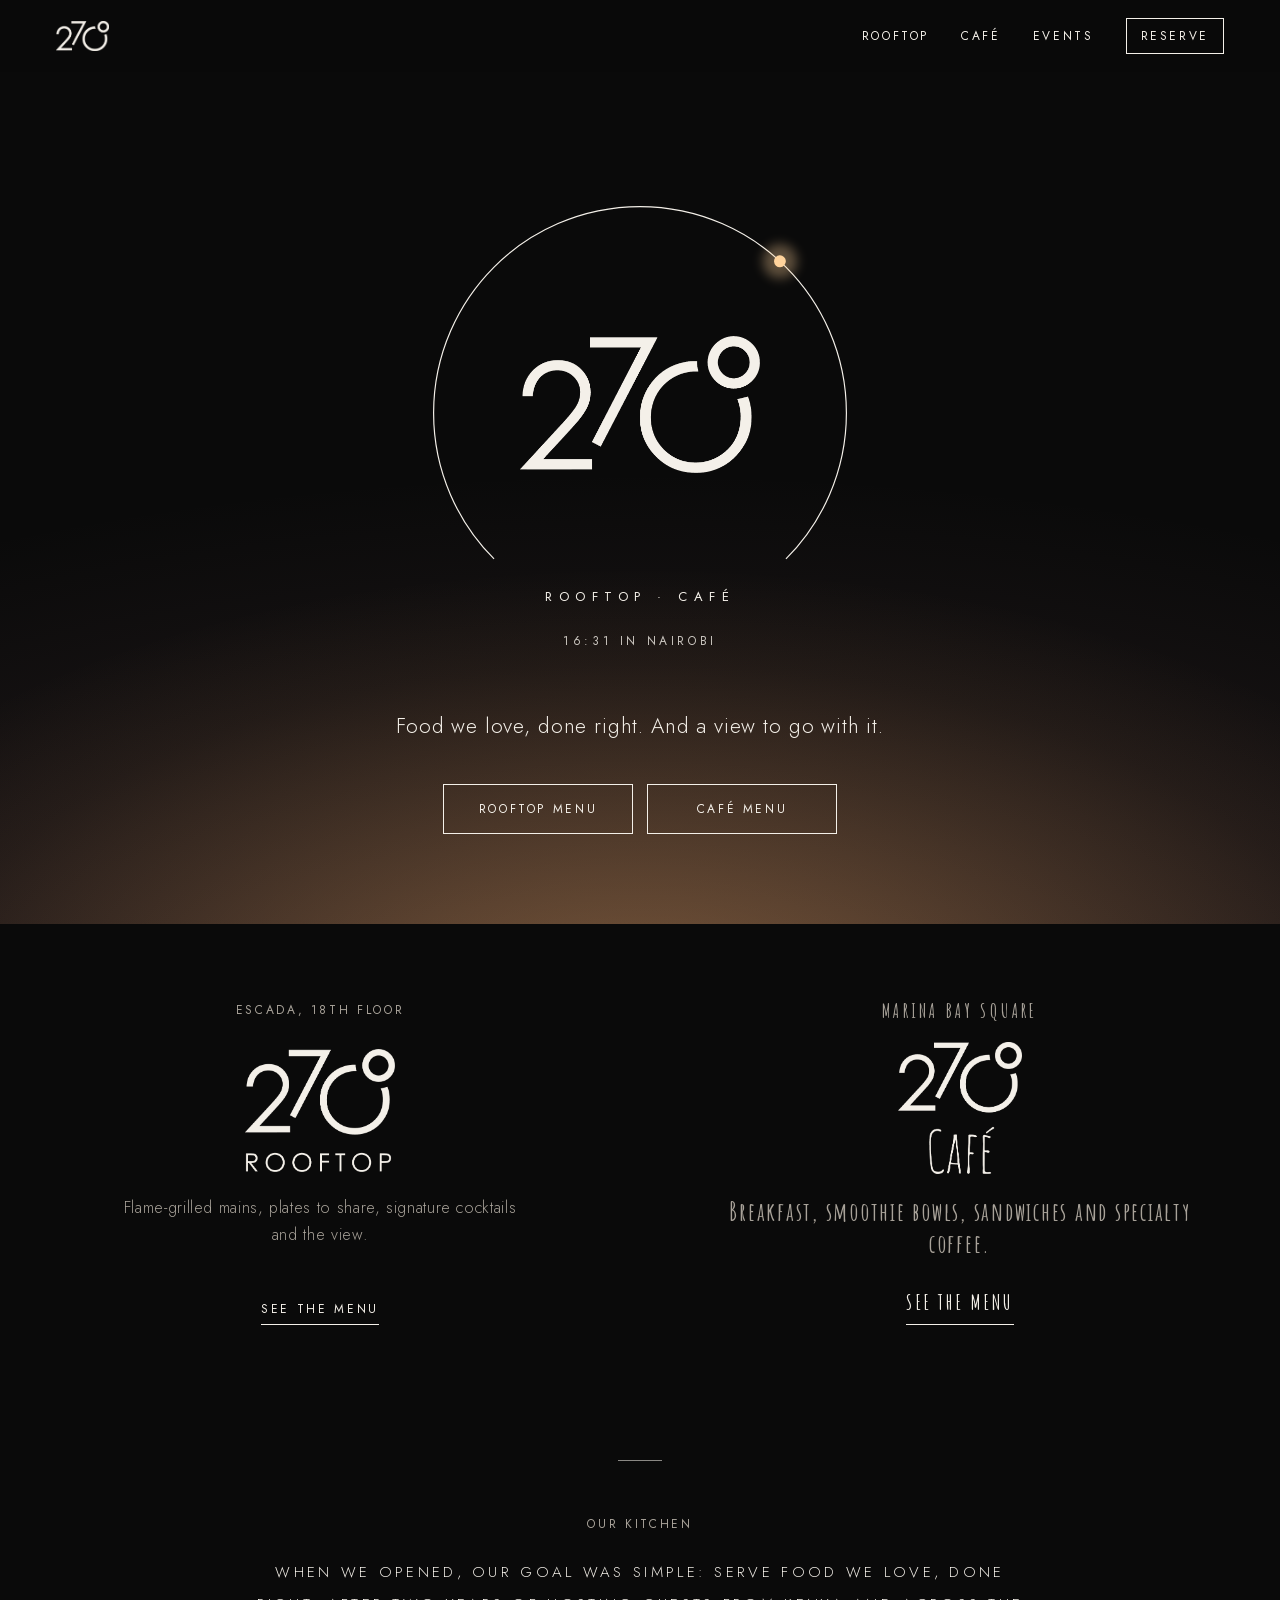
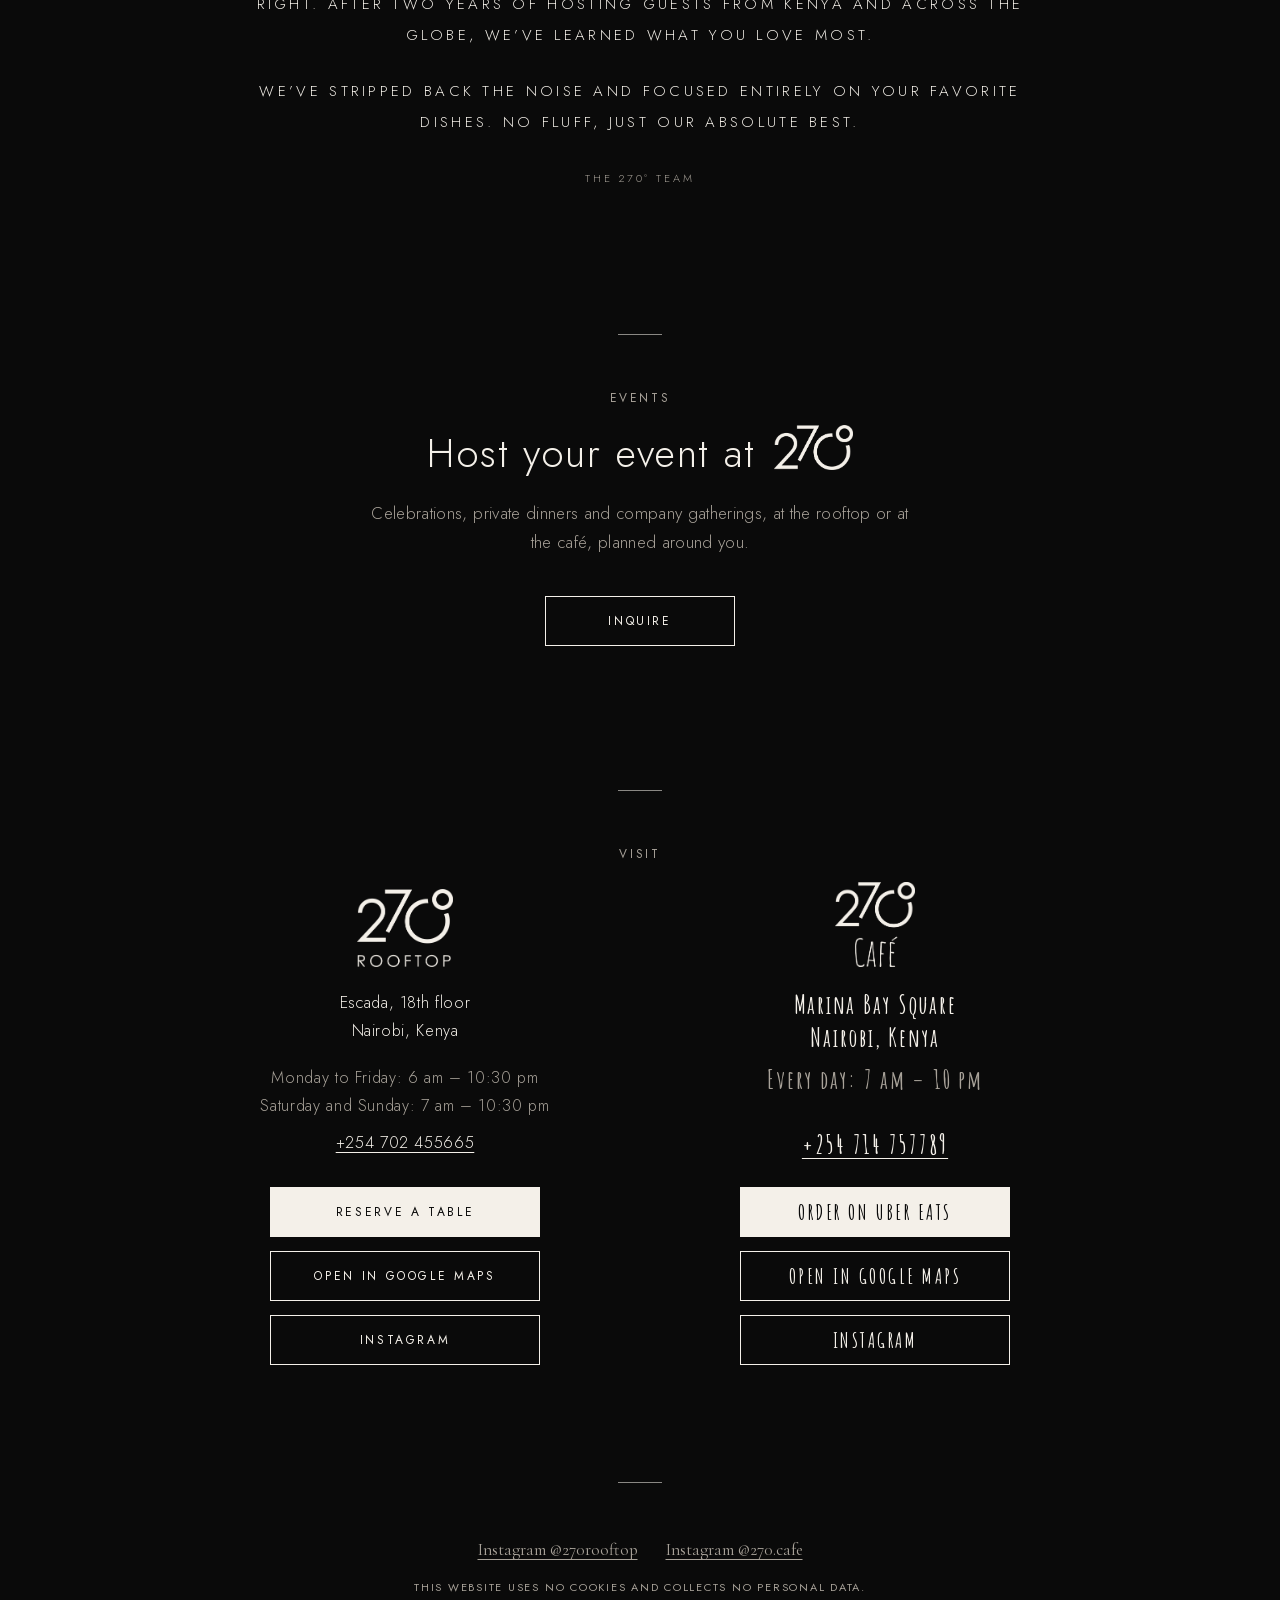
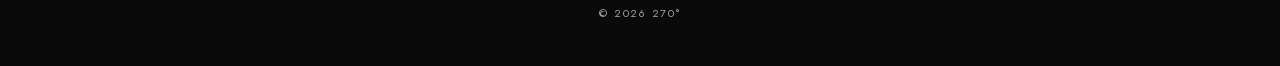
<file: index.html>
<!DOCTYPE html>
<html lang="en" data-root="">
<head>
<meta charset="utf-8">
<meta name="viewport" content="width=device-width, initial-scale=1">
<title>270° Rooftop & Café</title>
<meta name="description" content="270° Rooftop and 270° Café. Menus, reservations and how to find us.">
<meta name="theme-color" content="#0a0a0a">
<link rel="icon" href="assets/icon.png" type="image/png">
<link rel="apple-touch-icon" href="assets/icon.png">
<link rel="stylesheet" href="assets/style.css?v=222834">
</head>
<body>

<header data-header></header>

<main>
  <section class="hero" id="hero">
    <div class="sky" aria-hidden="true"></div>
    <div class="dial">
      <svg viewBox="0 0 400 400" aria-hidden="true">
        <circle class="arc" cx="200" cy="200" r="192" pathLength="360"/>
        <g class="sun" id="sun"><circle class="aura" cx="392" cy="200" r="78"/><circle class="halo" cx="392" cy="200" r="16"/><circle cx="392" cy="200" r="4.5"/></g>
      </svg>
      <h1 class="mark"><img src="assets/logo-mark.png?v=222834" alt="270°" width="950" height="540"></h1>
      <p class="rule">Rooftop · Café</p>
    </div>
    <p class="now" id="now"></p>
    <p class="lead">Food we love, done right. And a view to go with it.</p>
    <div class="actions">
      <a class="btn" href="rooftop/">Rooftop menu</a>
      <a class="btn" href="cafe/">Café menu</a>
    </div>
  </section>

  <div class="places">
    <a class="place" href="rooftop/">
      <p class="eyebrow">Escada, 18th floor</p>
      <h2 class="logo-h"><img src="assets/logo-rooftop.png?v=222834" alt="270° Rooftop" width="950" height="776"></h2>
      <p>Flame-grilled mains, plates to share, signature cocktails and the view.</p>
      <span class="more">See the menu</span>
    </a>
    <a class="place" href="cafe/">
      <p class="eyebrow">Marina Bay Square</p>
      <h2 class="logo-h"><img src="assets/logo-cafe.png?v=222834" alt="270° Café" width="766" height="815"></h2>
      <p>Breakfast, smoothie bowls, sandwiches and specialty coffee.</p>
      <span class="more">See the menu</span>
    </a>
  </div>

  <section class="block center story">
    <p class="eyebrow">Our kitchen</p>
    <p>When we opened, our goal was simple: serve food we love, done right. After two years of hosting guests from Kenya and across the globe, we’ve learned what you love most.</p>
    <p>We’ve stripped back the noise and focused entirely on your favorite dishes. No fluff, just our absolute best.</p>
    <p class="signoff">The 270° Team</p>
  </section>

  <section class="block center">
    <p class="eyebrow">Events</p>
    <h2 class="sans-h">Host your event at <img class="inline-mark" src="assets/logo-mark.png?v=222834" alt="270°" width="950" height="540"></h2>
    <p class="events-lead">Celebrations, private dinners and company gatherings, at the rooftop or at the café, planned around you.</p>
    <div class="actions"><a class="btn" href="events/">Inquire</a></div>
  </section>

  <section class="block center" id="visit">
    <p class="eyebrow">Visit</p>
    <div class="venues">
      <div class="venue" data-venue-info="rooftop"></div>
      <div class="venue" data-venue-info="cafe"></div>
    </div>
  </section>
</main>

<footer data-footer></footer>

<script src="assets/site.js?v=222834"></script>
<script>
/* The hero follows the time of day in Nairobi. The 270° arc is the day from 06:00 to 22:00:
   the dot sits where the day stands and the light changes with it. Once it has loaded you can play
   with it: move the mouse around the circle (or drag the dot on a phone) to turn the day forward
   and back. Leave it and it glides back to the real time. Try ?hour=18.5 to preview a time. */
(function () {
  var hero = document.getElementById("hero"), sun = document.getElementById("sun");
  var dial = hero.querySelector(".dial"), label = document.getElementById("now");
  var forced = (location.search.match(/[?&]hour=([\d.]+)/) || [])[1];
  var now = new Date(), real;
  if (forced) real = parseFloat(forced);
  else { var utc = now.getUTCHours() + now.getUTCMinutes() / 60; real = (utc + 3) % 24; }   // Nairobi is UTC+3 all year

  var START = 6, END = 22;
  /* hour, glow near the horizon (r,g,b,alpha), wider glow, colour of the dot */
  var SKY = [
    [6,    [246, 168, 118, 0.50], [196, 108, 132, 0.26], [255, 214, 170]],
    [9,    [240, 208, 150, 0.30], [170, 170, 170, 0.12], [255, 240, 205]],
    [15.5, [242, 200, 130, 0.32], [180, 160, 150, 0.13], [255, 236, 190]],
    [18.2, [244, 128, 56, 0.64],  [176, 58, 92, 0.36],   [255, 170, 100]],
    [20,   [128, 124, 118, 0.26], [76, 72, 70, 0.18],    [214, 208, 198]],
    [22,   [128, 124, 118, 0.26], [76, 72, 70, 0.18],    [214, 208, 198]]
  ];
  function mix(a, b, k) { return a.map(function (v, i) { return v + (b[i] - v) * k; }); }
  function rgba(c) { return "rgba(" + Math.round(c[0]) + "," + Math.round(c[1]) + "," + Math.round(c[2]) + "," + (c.length > 3 ? c[3].toFixed(3) : 1) + ")"; }

  function paint(h) {
    var inDay = h >= START && h <= END;
    var x = inDay ? h : END, i = 0;                      // before 06:00 and after 22:00 it is night
    while (i < SKY.length - 2 && x > SKY[i + 1][0]) i++;
    var k = (x - SKY[i][0]) / (SKY[i + 1][0] - SKY[i][0]);
    hero.style.setProperty("--glow-a", rgba(mix(SKY[i][1], SKY[i + 1][1], k)));
    hero.style.setProperty("--glow-b", rgba(mix(SKY[i][2], SKY[i + 1][2], k)));
    hero.style.setProperty("--sun", rgba(mix(SKY[i][3], SKY[i + 1][3], k)));
    var f = inDay ? (h - START) / (END - START) : 1;
    sun.style.transform = "rotate(" + (135 + 270 * f) + "deg)";
    var hh = Math.floor(h), mm = Math.floor((h - hh) * 60);
    label.textContent = (hh < 10 ? "0" : "") + hh + ":" + (mm < 10 ? "0" : "") + mm + " in Nairobi";
  }

  /* Opening: the day runs from 06:00 up to the real time. The dot travels the arc while the light
     and the clock change with it, so the page arrives at "now" in front of the visitor. */
  var home = real >= START && real <= END ? real : END;     // where the dot rests
  var ready = false;
  paint(START);
  setTimeout(function () { hero.classList.add("lit"); hero.classList.add("live"); }, 80);

  function arrive() { paint(real); ready = true; }
  if (matchMedia("(prefers-reduced-motion: reduce)").matches) {
    arrive();
  } else {
    /* In the morning the dot would only move a few steps. So before 14:00 it first runs one whole
       day (06:00 to 22:00), slips through the night across the open part of the circle, and stops
       on its second round at the real time. */
    var share = (home - START) / (END - START);
    var legs = share < 0.5
      ? [{ kind: "day", to: END, ms: 3000, ease: "in" }, { kind: "night", ms: 800 }, { kind: "day", to: home, ms: Math.max(1300, 3000 * share), ease: "out" }]
      : [{ kind: "day", to: home, ms: 3000, ease: "inout" }];
    var EASE = {
      "in": function (k) { return k * k; },
      "out": function (k) { return 1 - (1 - k) * (1 - k); },
      "inout": function (k) { return k < 0.5 ? 4 * k * k * k : 1 - Math.pow(-2 * k + 2, 3) / 2; }
    };
    function paintNight(k) {                                   // from 22:00 round to 06:00
      var first = SKY[0], last = SKY[SKY.length - 1];
      hero.style.setProperty("--glow-a", rgba(mix(last[1], first[1], k)));
      hero.style.setProperty("--glow-b", rgba(mix(last[2], first[2], k)));
      hero.style.setProperty("--sun", rgba(mix(last[3], first[3], k)));
      sun.style.transform = "rotate(" + (405 + 90 * k) + "deg)";
      var h = (END + (24 - END + START) * k) % 24, hh = Math.floor(h), mm = Math.floor((h - hh) * 60);
      label.textContent = (hh < 10 ? "0" : "") + hh + ":" + (mm < 10 ? "0" : "") + mm + " in Nairobi";
    }
    setTimeout(function () {
      var i = 0, began = null;
      (function step(now) {
        if (began === null) began = now;
        var leg = legs[i], k = Math.min(1, (now - began) / leg.ms);
        if (leg.kind === "night") paintNight(k);
        else paint(START + (leg.to - START) * EASE[leg.ease](k));
        if (k >= 1) { i++; began = null; }
        if (i < legs.length) requestAnimationFrame(step); else arrive();
      })(performance.now());
    }, 500);
  }

  /* Where on the arc is the pointer? 0 = start (lower left), 1 = end (lower right) */
  function along(x, y) {
    var r = dial.getBoundingClientRect();
    var deg = Math.atan2(y - (r.top + r.height / 2), x - (r.left + r.width / 2)) * 180 / Math.PI;
    var a = ((deg - 135) % 360 + 360) % 360;
    return a <= 270 ? a / 270 : (a < 315 ? 1 : 0);
  }
  /* The dot does not jump to the pointer: it eases towards it a little every frame,
     and the light and the clock move with it. */
  var cur = home, target = home, frame = null, playing = false;
  function tick() {
    cur += (target - cur) * 0.16;
    if (Math.abs(target - cur) < 0.003) cur = target;
    if (cur === target && !playing) paint(real);              // back home: show the real time again
    else paint(cur);
    frame = cur === target ? null : requestAnimationFrame(tick);
  }
  function glide(h) { target = h; if (!frame) frame = requestAnimationFrame(tick); }
  function play(x, y) { playing = true; glide(START + along(x, y) * (END - START)); }
  function rest() { playing = false; glide(home); }

  /* Mouse: anywhere over the hero */
  hero.addEventListener("mousemove", function (e) { if (ready) play(e.clientX, e.clientY); });
  hero.addEventListener("mouseleave", function () { if (ready) rest(); });

  /* Touch: only when the finger starts on the ring, so the page still scrolls everywhere else */
  var dragging = false;
  dial.addEventListener("touchstart", function (e) {
    if (!ready) return;
    var t = e.touches[0], r = dial.getBoundingClientRect();
    var d = Math.hypot(t.clientX - (r.left + r.width / 2), t.clientY - (r.top + r.height / 2));
    if (Math.abs(d - r.width * 0.48) > 34) return;
    dragging = true; e.preventDefault(); play(t.clientX, t.clientY);
  }, { passive: false });
  dial.addEventListener("touchmove", function (e) {
    if (!dragging) return;
    e.preventDefault(); play(e.touches[0].clientX, e.touches[0].clientY);
  }, { passive: false });
  ["touchend", "touchcancel"].forEach(function (n) {
    dial.addEventListener(n, function () { if (dragging) { dragging = false; setTimeout(rest, 1200); } });
  });

  /* Sections fade in as they come into view */
  if ("IntersectionObserver" in window && !matchMedia("(prefers-reduced-motion: reduce)").matches) {
    var io = new IntersectionObserver(function (es) {
      es.forEach(function (e) { if (e.isIntersecting) { e.target.classList.add("in"); io.unobserve(e.target); } });
    }, { rootMargin: "0px 0px -10% 0px" });
    Array.prototype.forEach.call(document.querySelectorAll(".place, .block"), function (n) { n.classList.add("reveal"); io.observe(n); });
  }
})();
</script>
</body>
</html>
</file>
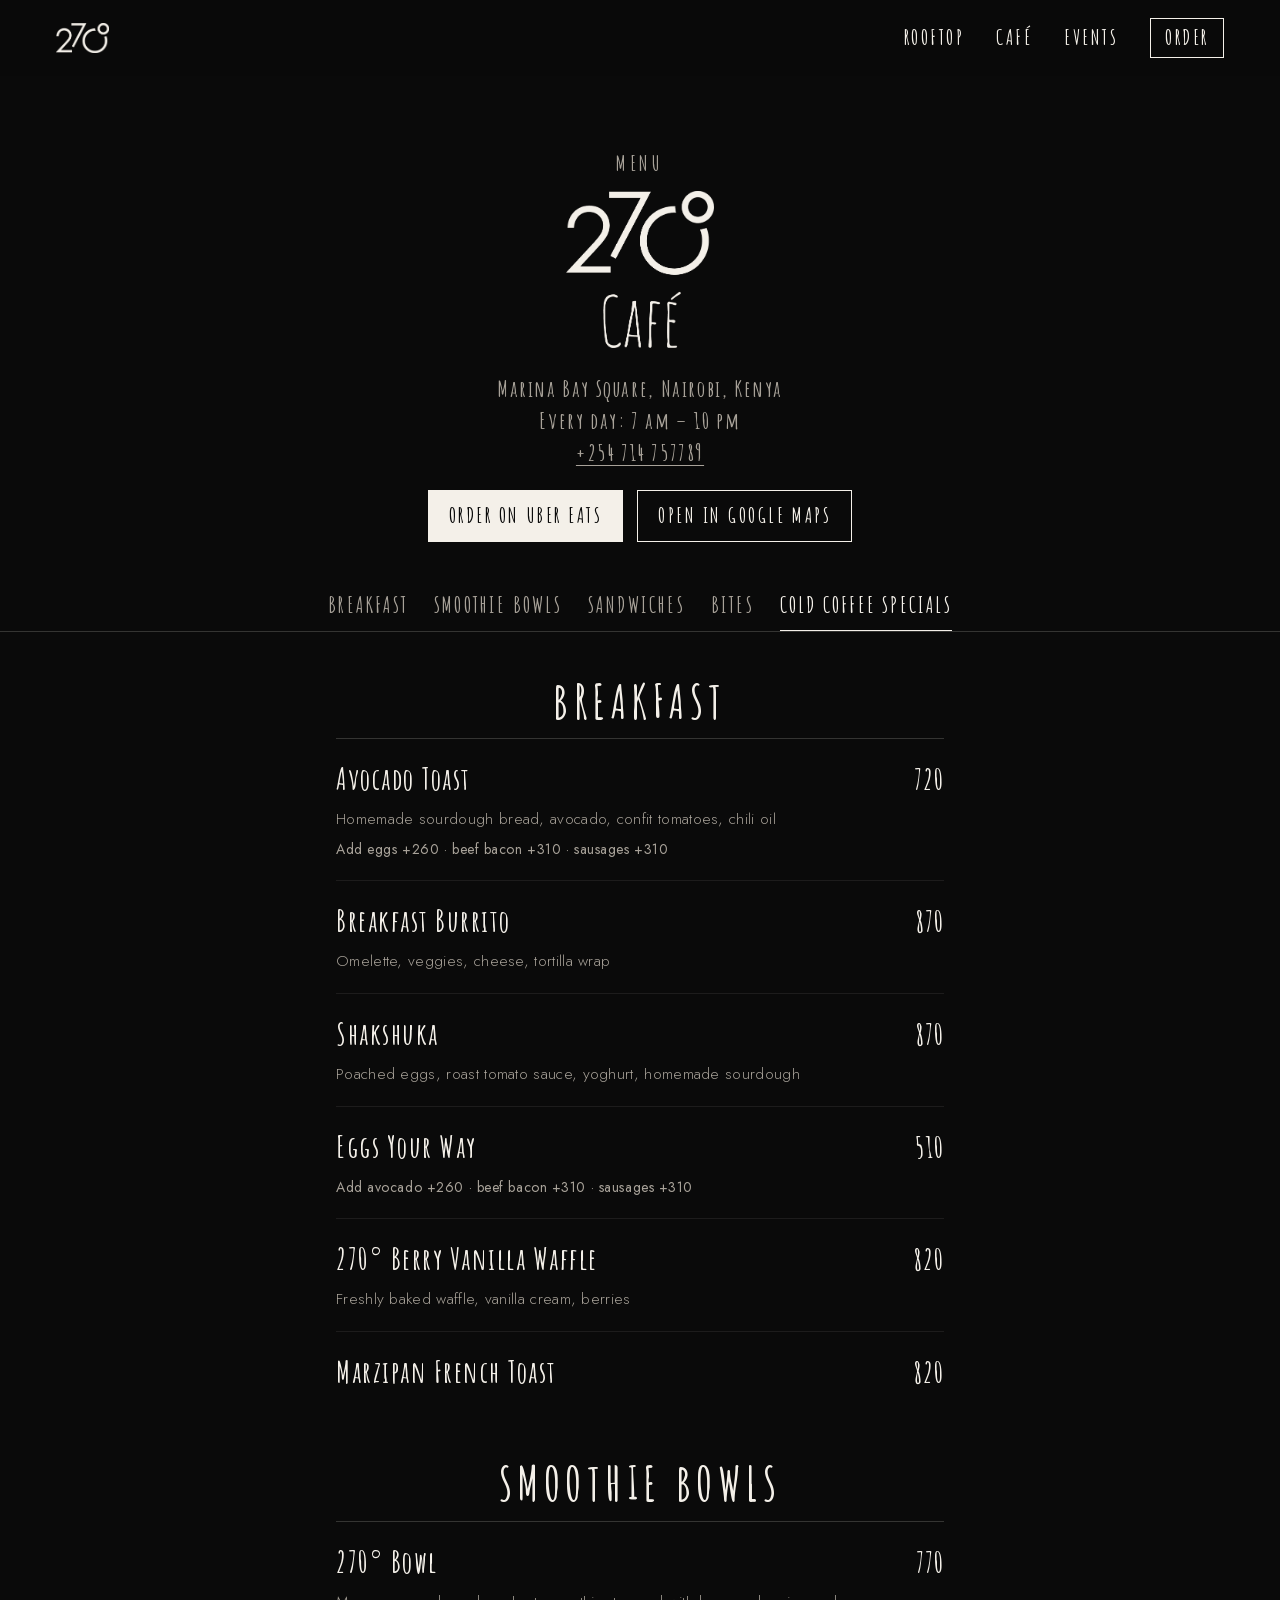
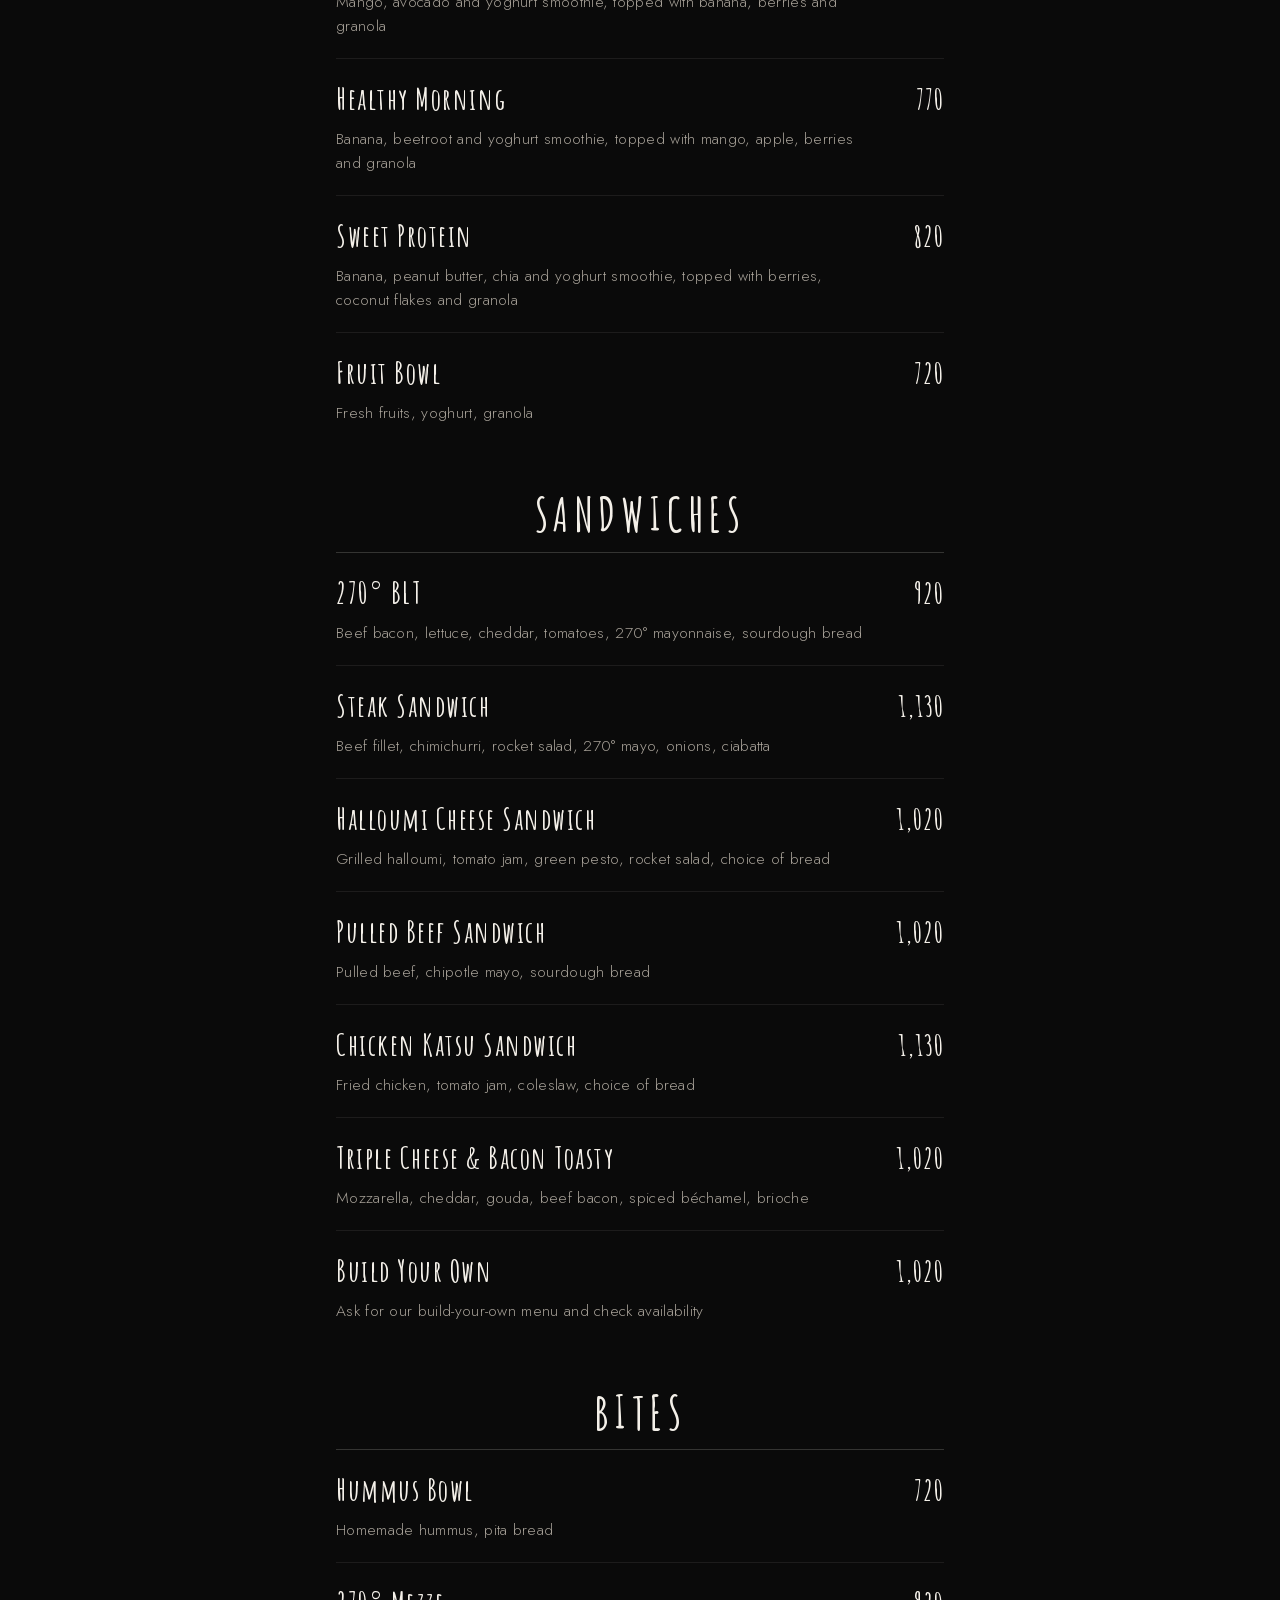
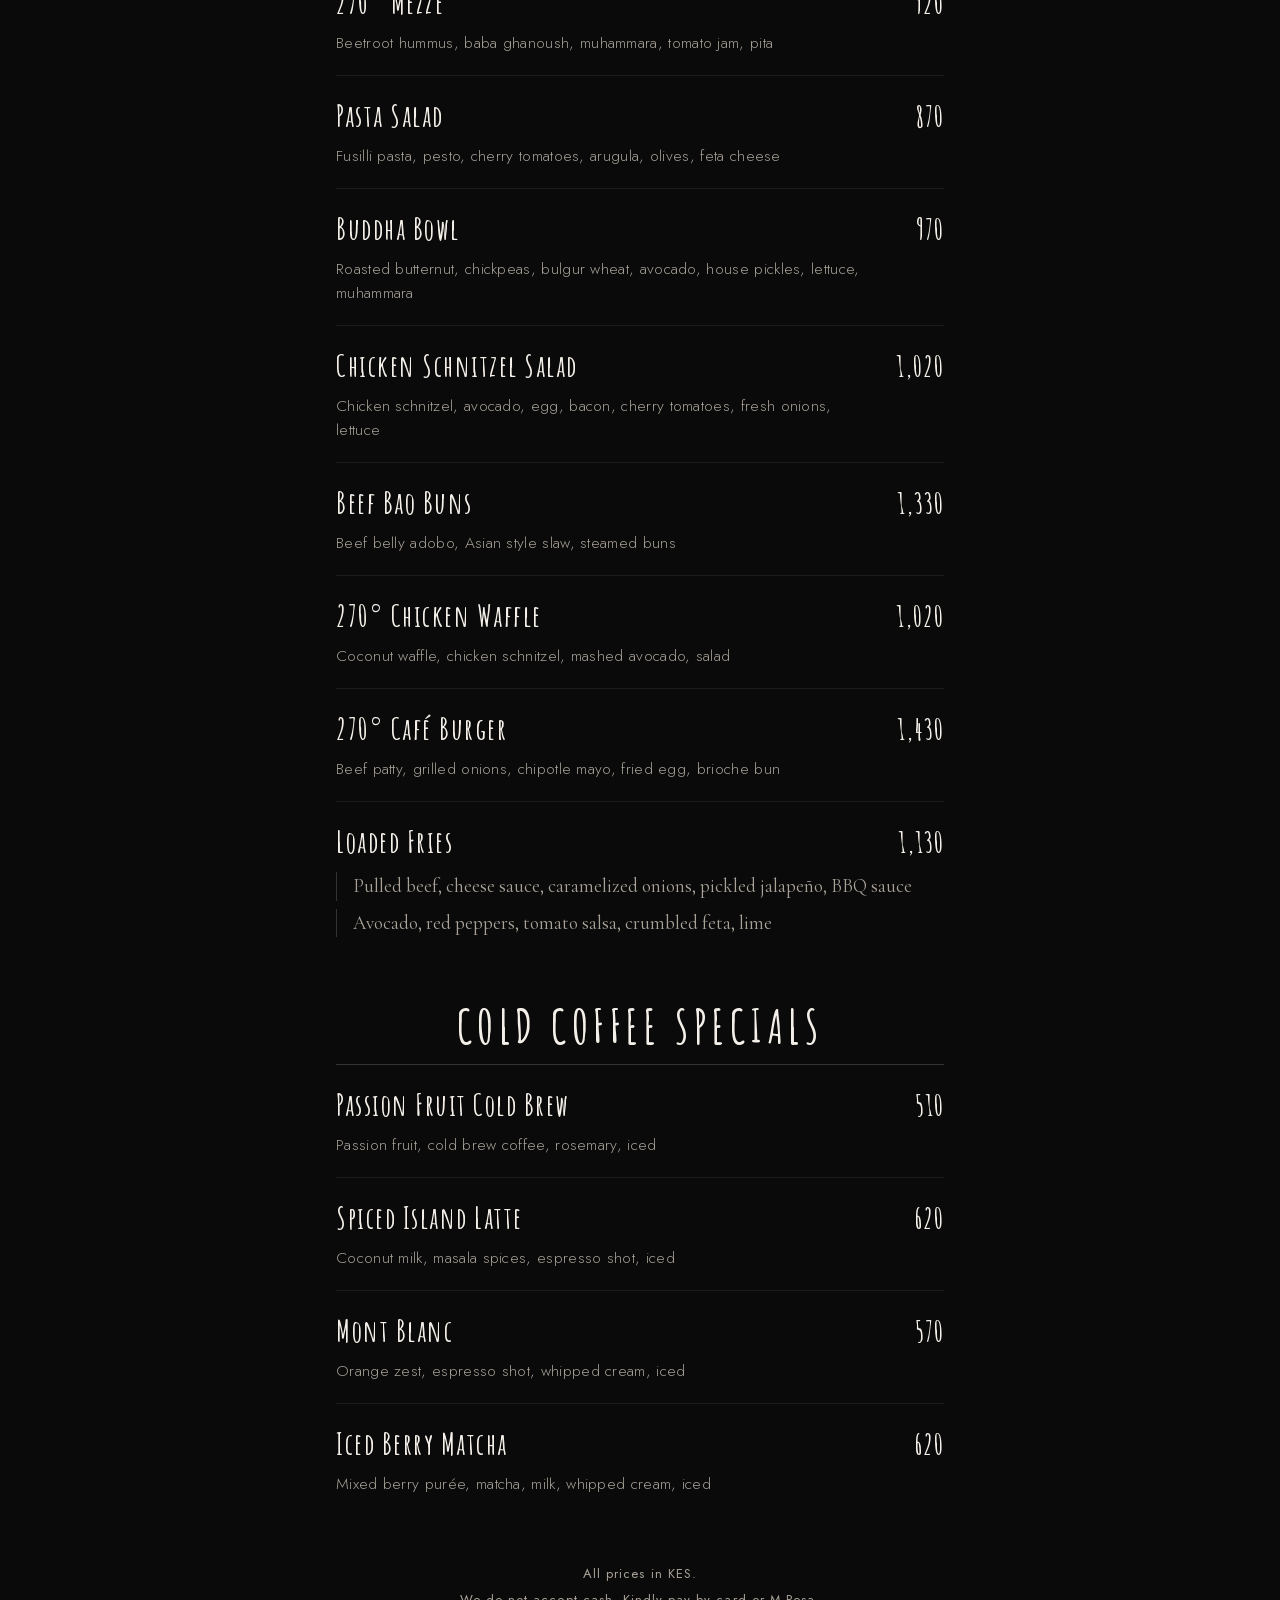
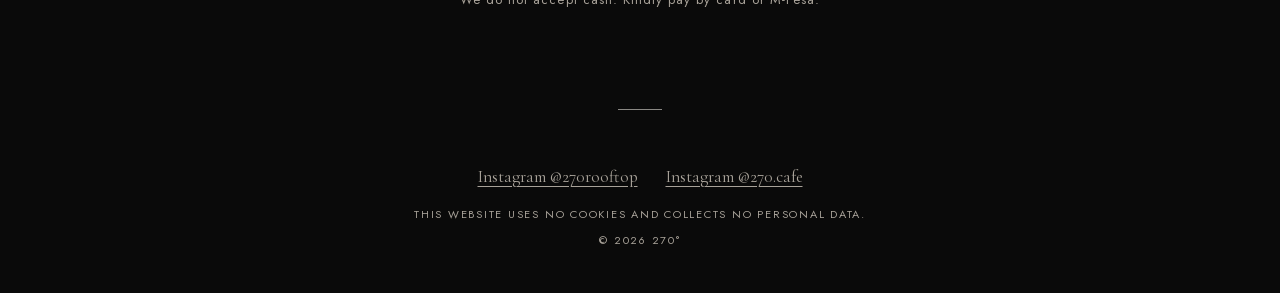
<file: cafe/index.html>
<!DOCTYPE html>
<html lang="en" data-root="../" data-venue="cafe">
<head>
<meta charset="utf-8">
<meta name="viewport" content="width=device-width, initial-scale=1">
<title>Café menu · 270°</title>
<meta name="description" content="The 270° Café menu: breakfast, smoothie bowls, sandwiches, bites and specialty coffee.">
<meta name="theme-color" content="#0a0a0a">
<link rel="icon" href="../assets/icon.png" type="image/png">
<link rel="apple-touch-icon" href="../assets/icon.png">
<link rel="stylesheet" href="../assets/style.css?v=222834">
</head>
<body>

<header data-header></header>

<main>
  <div class="menu-head">
    <p class="eyebrow">Menu</p>
    <h1 class="logo-h"><img src="../assets/logo-cafe.png?v=222834" alt="270° Café" width="766" height="815"></h1>
    <div class="venue-line" data-venue-info="cafe" data-compact></div>
  </div>
  <div id="menu"></div>
  <noscript><p class="menu-intro">Please switch on JavaScript to see the menu.</p></noscript>
</main>

<footer data-footer></footer>

<script src="../assets/site.js?v=222834"></script>
<script src="../data/cafe.js?v=222834"></script>
<script src="../assets/menu.js?v=222834"></script>
</body>
</html>
</file>
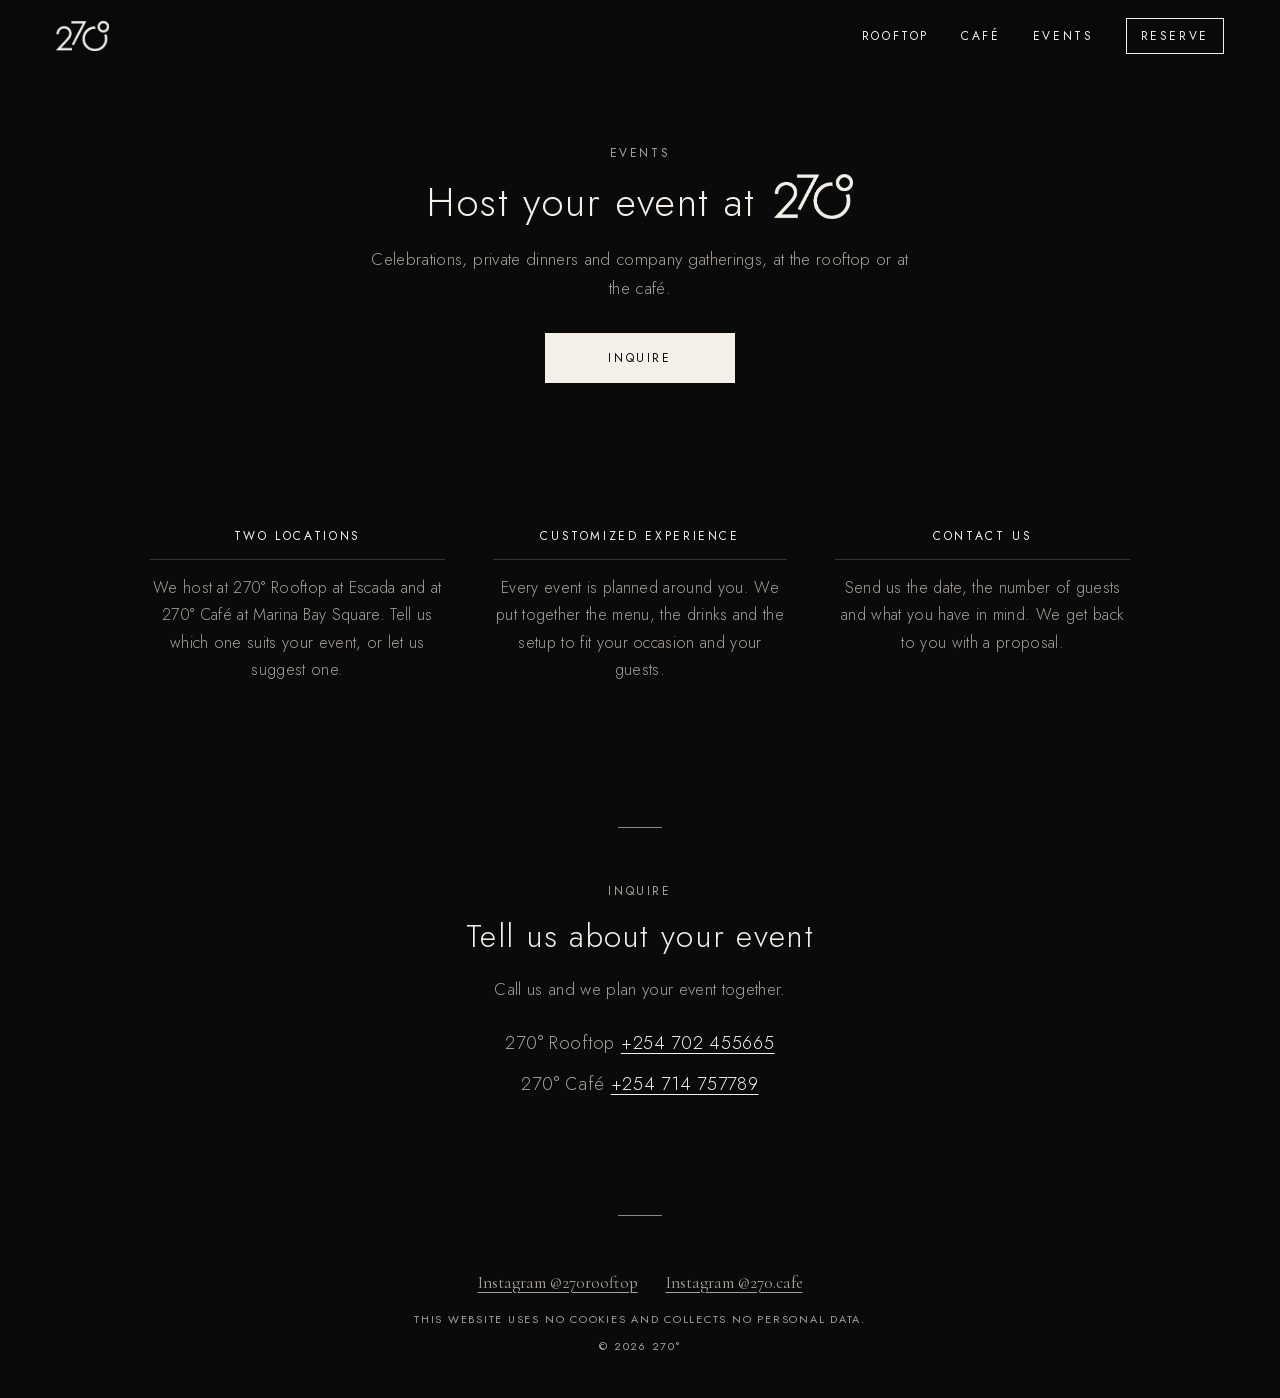
<file: events/index.html>
<!DOCTYPE html>
<html lang="en" data-root="../">
<head>
<meta charset="utf-8">
<meta name="viewport" content="width=device-width, initial-scale=1">
<title>Events · 270°</title>
<meta name="description" content="Host your event at 270° Rooftop or 270° Café in Nairobi. Tell us what you have in mind and we plan it around you.">
<meta name="theme-color" content="#0a0a0a">
<link rel="icon" href="../assets/icon.png" type="image/png">
<link rel="apple-touch-icon" href="../assets/icon.png">
<link rel="stylesheet" href="../assets/style.css?v=222834">
</head>
<body>

<header data-header></header>

<main>
  <section class="menu-head events-head">
    <p class="eyebrow">Events</p>
    <h1>Host your event at <img class="inline-mark" src="../assets/logo-mark.png?v=222834" alt="270°" width="950" height="540"></h1>
    <p class="events-lead">Celebrations, private dinners and company gatherings, at the rooftop or at the café.</p>
    <a class="btn solid" href="#inquire">Inquire</a>
  </section>

  <section class="block center">
    <div class="points">
      <div>
        <h3>Two locations</h3>
        <p>We host at 270° Rooftop at Escada and at 270° Café at Marina Bay Square. Tell us which one suits your event, or let us suggest one.</p>
      </div>
      <div>
        <h3>Customized experience</h3>
        <p>Every event is planned around you. We put together the menu, the drinks and the setup to fit your occasion and your guests.</p>
      </div>
      <div>
        <h3>Contact us</h3>
        <p>Send us the date, the number of guests and what you have in mind. We get back to you with a proposal.</p>
      </div>
    </div>
  </section>

  <section class="block" id="inquire">
    <p class="eyebrow center-text">Inquire</p>
    <h2 class="center-text">Tell us about your event</h2>

    <form class="form" id="inquiry" novalidate>
      <div class="field">
        <label for="f-name">Your name</label>
        <input id="f-name" name="name" type="text" autocomplete="name" required>
      </div>
      <div class="field">
        <label for="f-contact">Email or phone</label>
        <input id="f-contact" name="contact" type="text" autocomplete="email" required>
      </div>
      <div class="field">
        <label for="f-location">Location</label>
        <select id="f-location" name="location">
          <option>No preference</option>
          <option>270° Rooftop</option>
          <option>270° Café</option>
        </select>
      </div>
      <div class="field">
        <label for="f-date">Date</label>
        <input id="f-date" name="date" type="date">
      </div>
      <div class="field">
        <label for="f-guests">Number of guests</label>
        <input id="f-guests" name="guests" type="number" min="1" inputmode="numeric">
      </div>
      <div class="field">
        <label for="f-occasion">Occasion</label>
        <input id="f-occasion" name="occasion" type="text" placeholder="Birthday, dinner, company event">
      </div>
      <div class="field wide">
        <label for="f-message">What do you have in mind?</label>
        <textarea id="f-message" name="message" rows="5"></textarea>
      </div>
      <p class="form-error wide" id="form-error" role="alert" hidden></p>
      <div class="form-actions wide" id="form-actions"></div>
      <p class="form-hint wide" id="form-hint"></p>
    </form>
  </section>
</main>

<footer data-footer></footer>

<script src="../assets/site.js?v=222834"></script>
<script>
(function () {
  var S = window.SITE, el = window.el, E = S.events;
  var form = document.getElementById("inquiry"), actions = document.getElementById("form-actions");
  var error = document.getElementById("form-error"), hint = document.getElementById("form-hint");

  function message() {
    var f = form.elements, lines = ["Event inquiry for 270°", ""];
    [["Name", f.name.value], ["Contact", f.contact.value], ["Location", f.location.value], ["Date", f.date.value],
     ["Guests", f.guests.value], ["Occasion", f.occasion.value]].forEach(function (r) {
      if (r[1].trim()) lines.push(r[0] + ": " + r[1].trim());
    });
    if (f.message.value.trim()) lines.push("", f.message.value.trim());
    return lines.join("\n");
  }
  function valid() {
    var f = form.elements, missing = [];
    if (!f.name.value.trim()) missing.push(f.name);
    if (!f.contact.value.trim()) missing.push(f.contact);
    [f.name, f.contact].forEach(function (i) { i.classList.toggle("bad", missing.indexOf(i) > -1); });
    error.hidden = !missing.length;
    if (missing.length) { error.textContent = "Please add your name and how we can reach you."; missing[0].focus(); }
    return !missing.length;
  }
  function button(label, solid, go) {
    var b = el("button", { type: "button", class: "btn" + (solid ? " solid" : ""), text: label });
    b.addEventListener("click", function () { if (valid()) go(); });
    actions.appendChild(b);
  }

  if (E.whatsapp) button("Send via WhatsApp", true, function () {
    window.open("https://wa.me/" + E.whatsapp + "?text=" + encodeURIComponent(message()), "_blank", "noopener");
  });
  if (E.email) button("Send by email", !E.whatsapp, function () {
    location.href = "mailto:" + E.email + "?subject=" + encodeURIComponent("Event inquiry") + "&body=" + encodeURIComponent(message());
  });
  if (E.whatsapp || E.email) {
    hint.textContent = "Your " + (E.whatsapp && E.email ? "WhatsApp or email app" : E.whatsapp ? "WhatsApp" : "email app") +
      " opens with your inquiry filled in. Nothing is stored on this website.";
  } else {
    /* No email address or WhatsApp number set under "events" in assets/site.js yet:
       hide the form and offer the phone numbers instead, so nobody fills in a form that cannot send. */
    form.hidden = true;
    var box = el("div", { class: "inquire-call" }, [el("p", { class: "events-lead", text: "Call us and we plan your event together." })]);
    Object.keys(S.venues).forEach(function (k) {
      var v = S.venues[k];
      if (!v.phone) return;
      box.appendChild(el("p", { class: "call" }, [
        el("span", { text: v.name + "  " }),
        el("a", { href: window.site.tel(v.phone), text: v.phone })
      ]));
    });
    form.parentNode.appendChild(box);
  }
  form.addEventListener("submit", function (e) { e.preventDefault(); });
})();
</script>
</body>
</html>
</file>
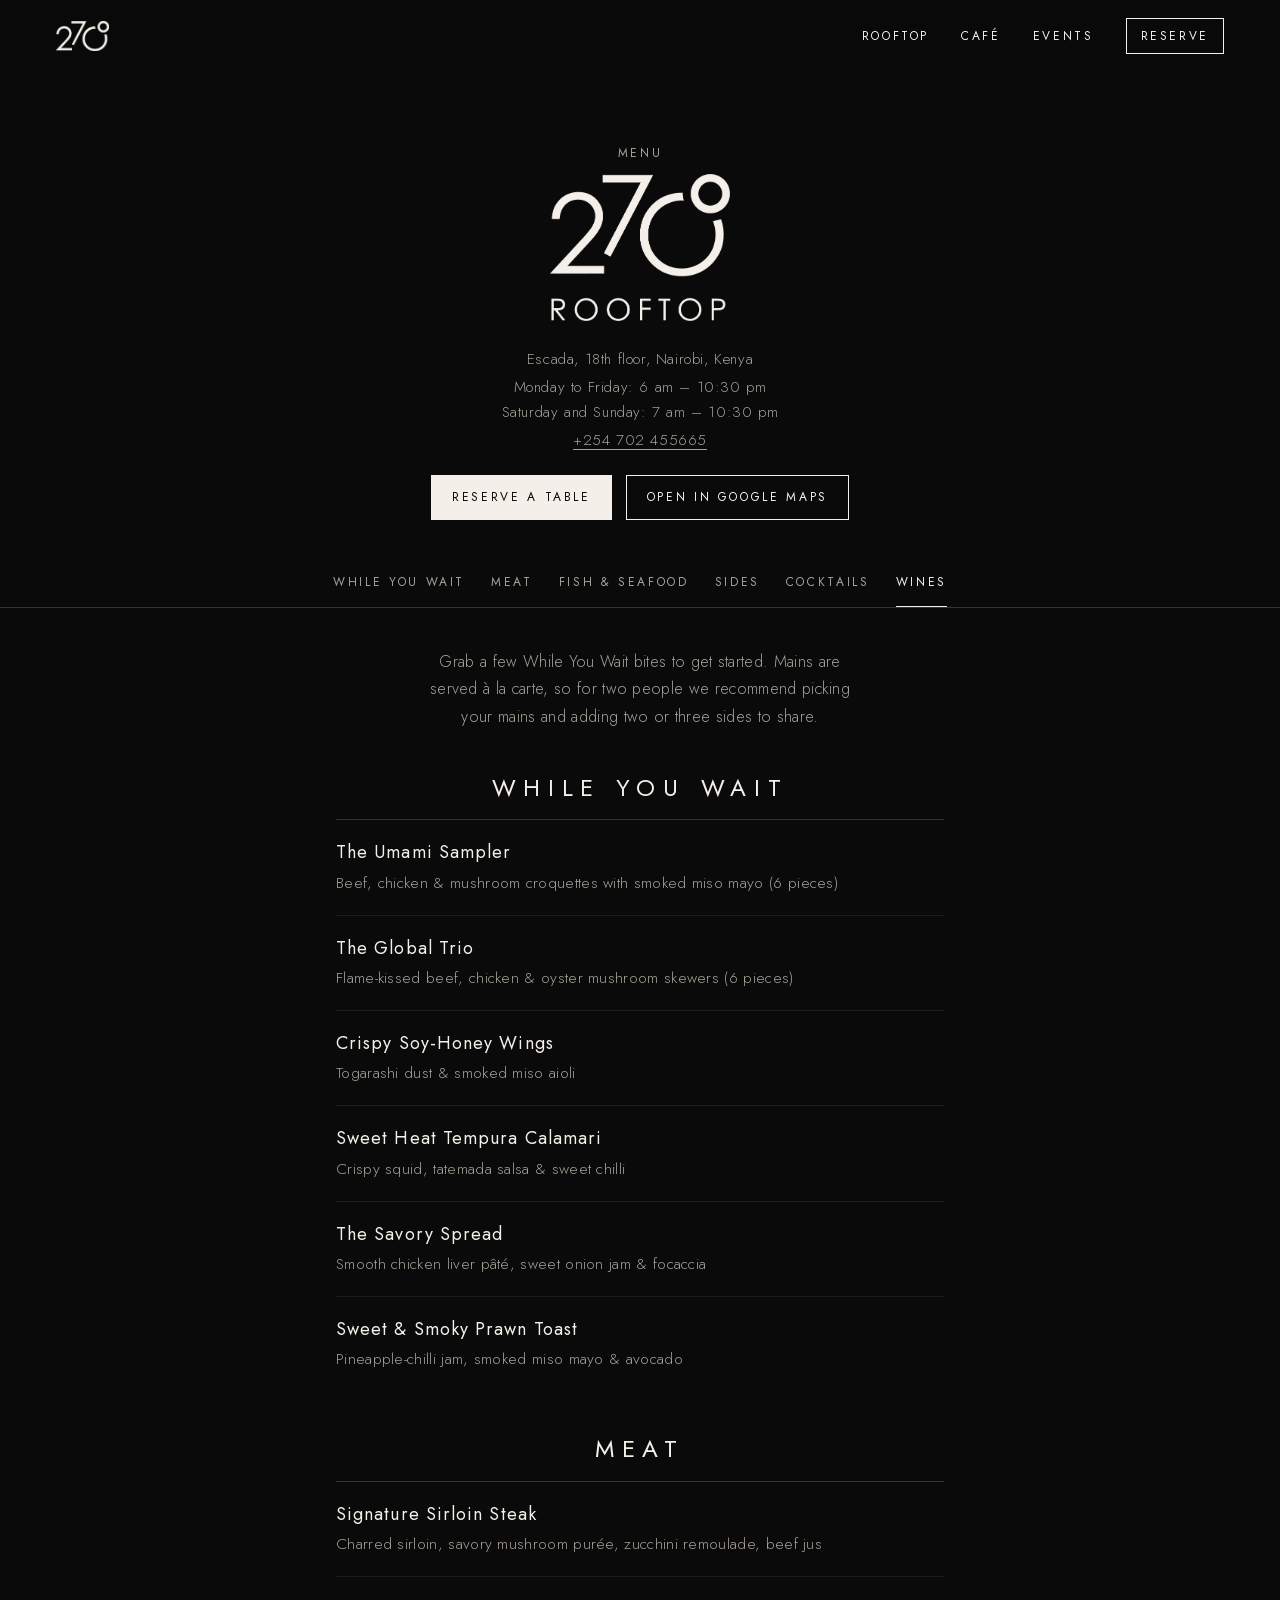
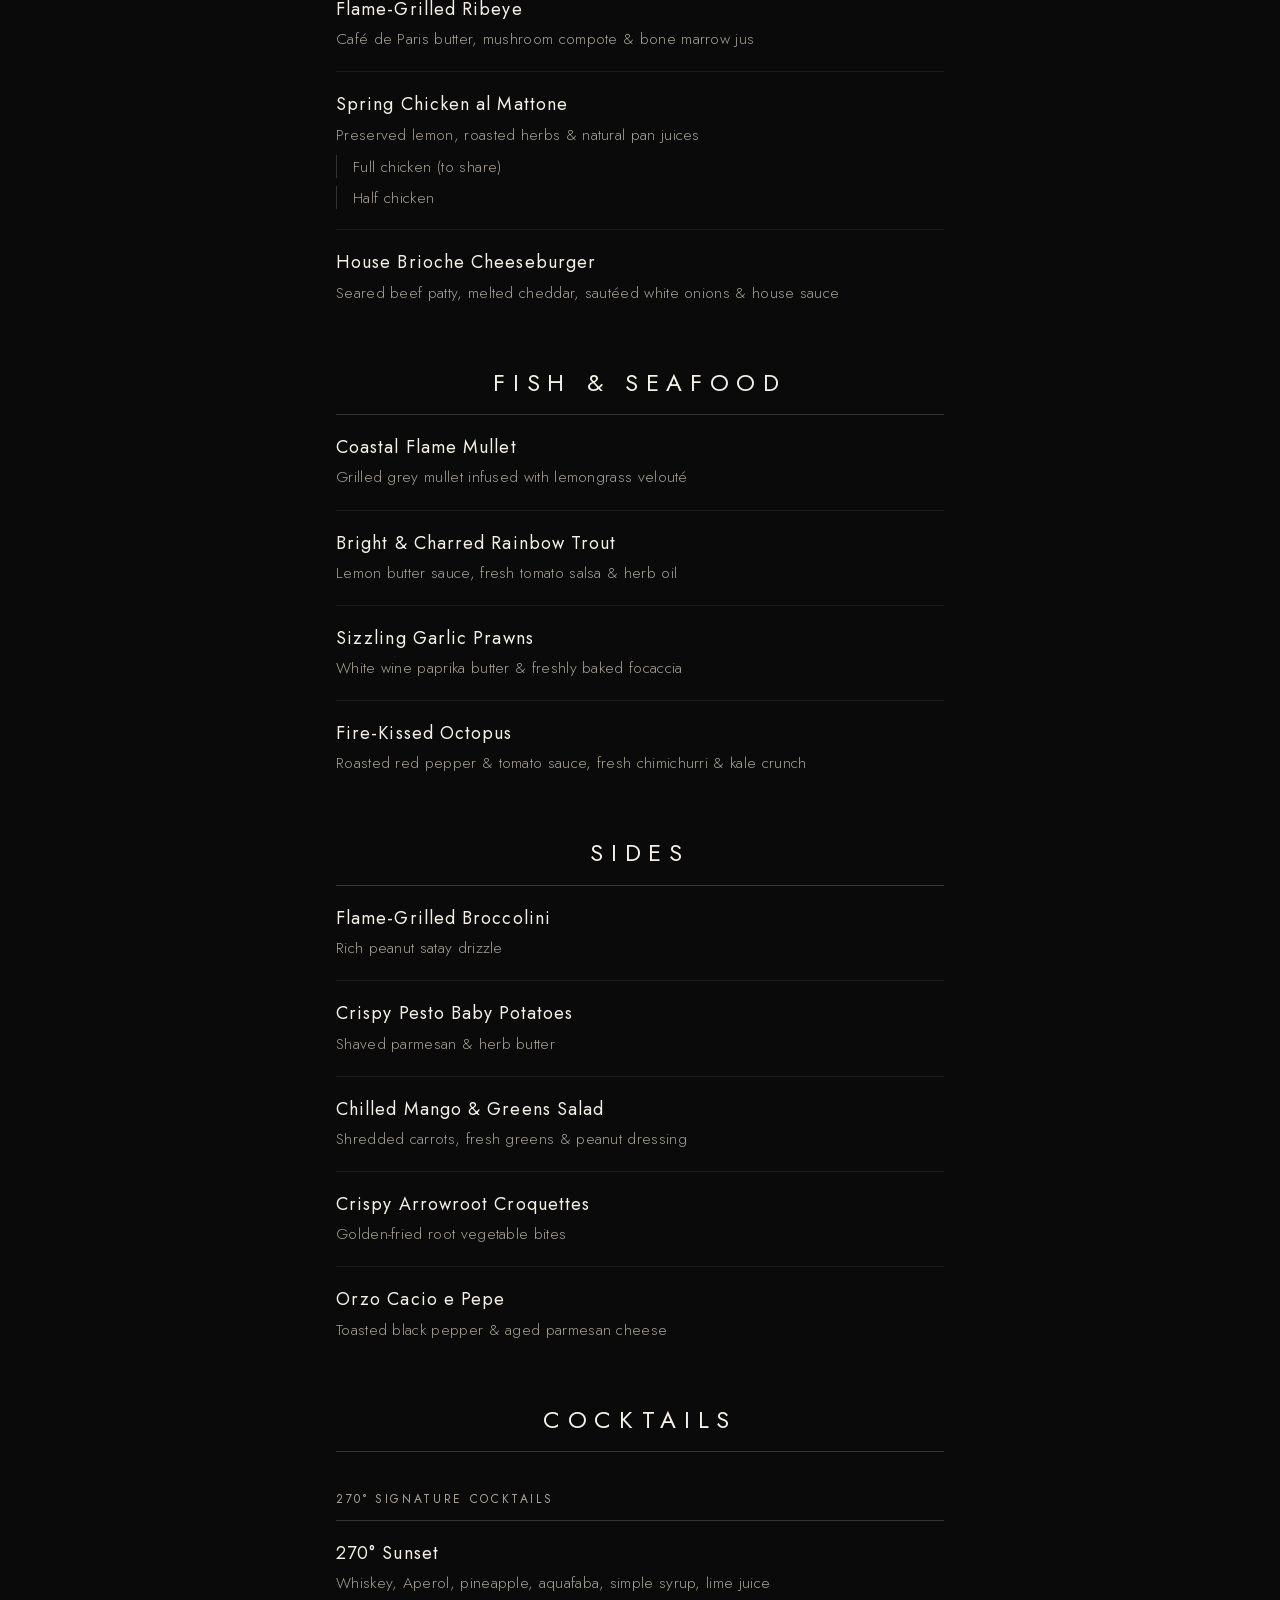
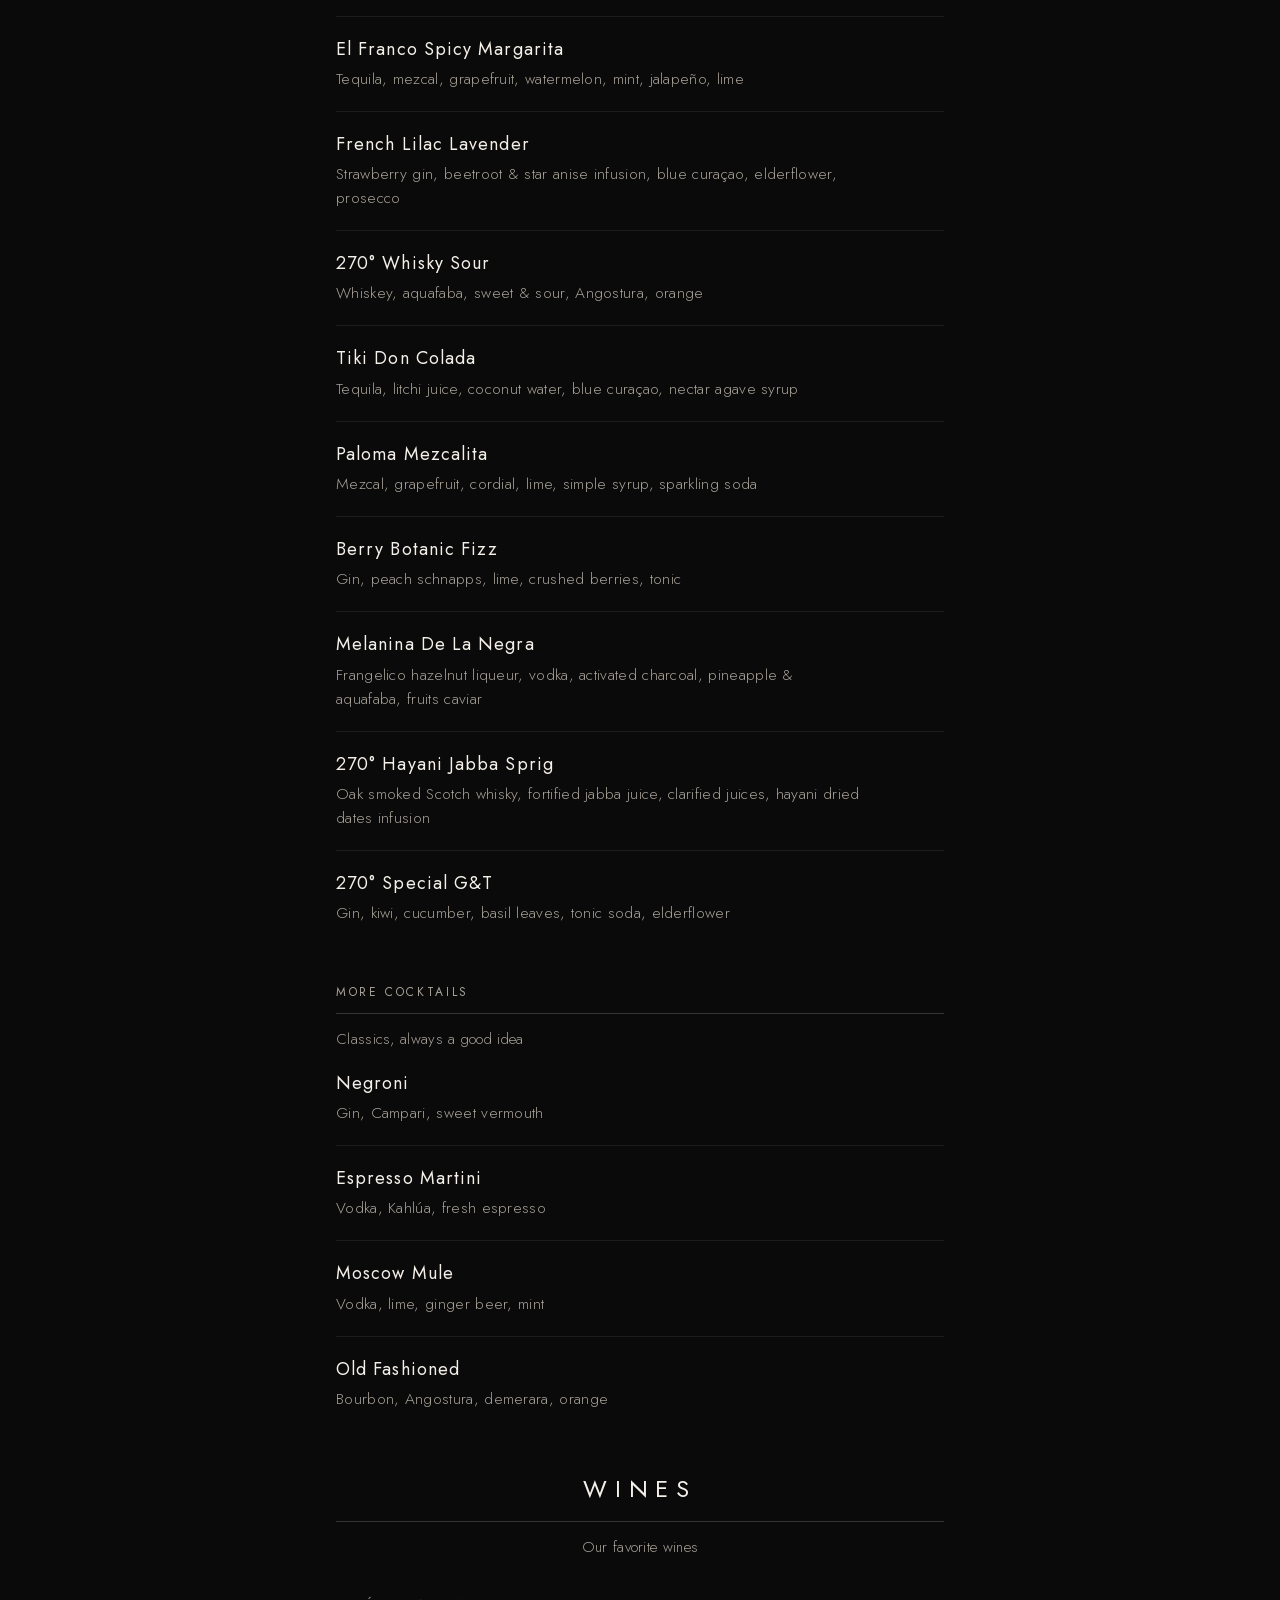
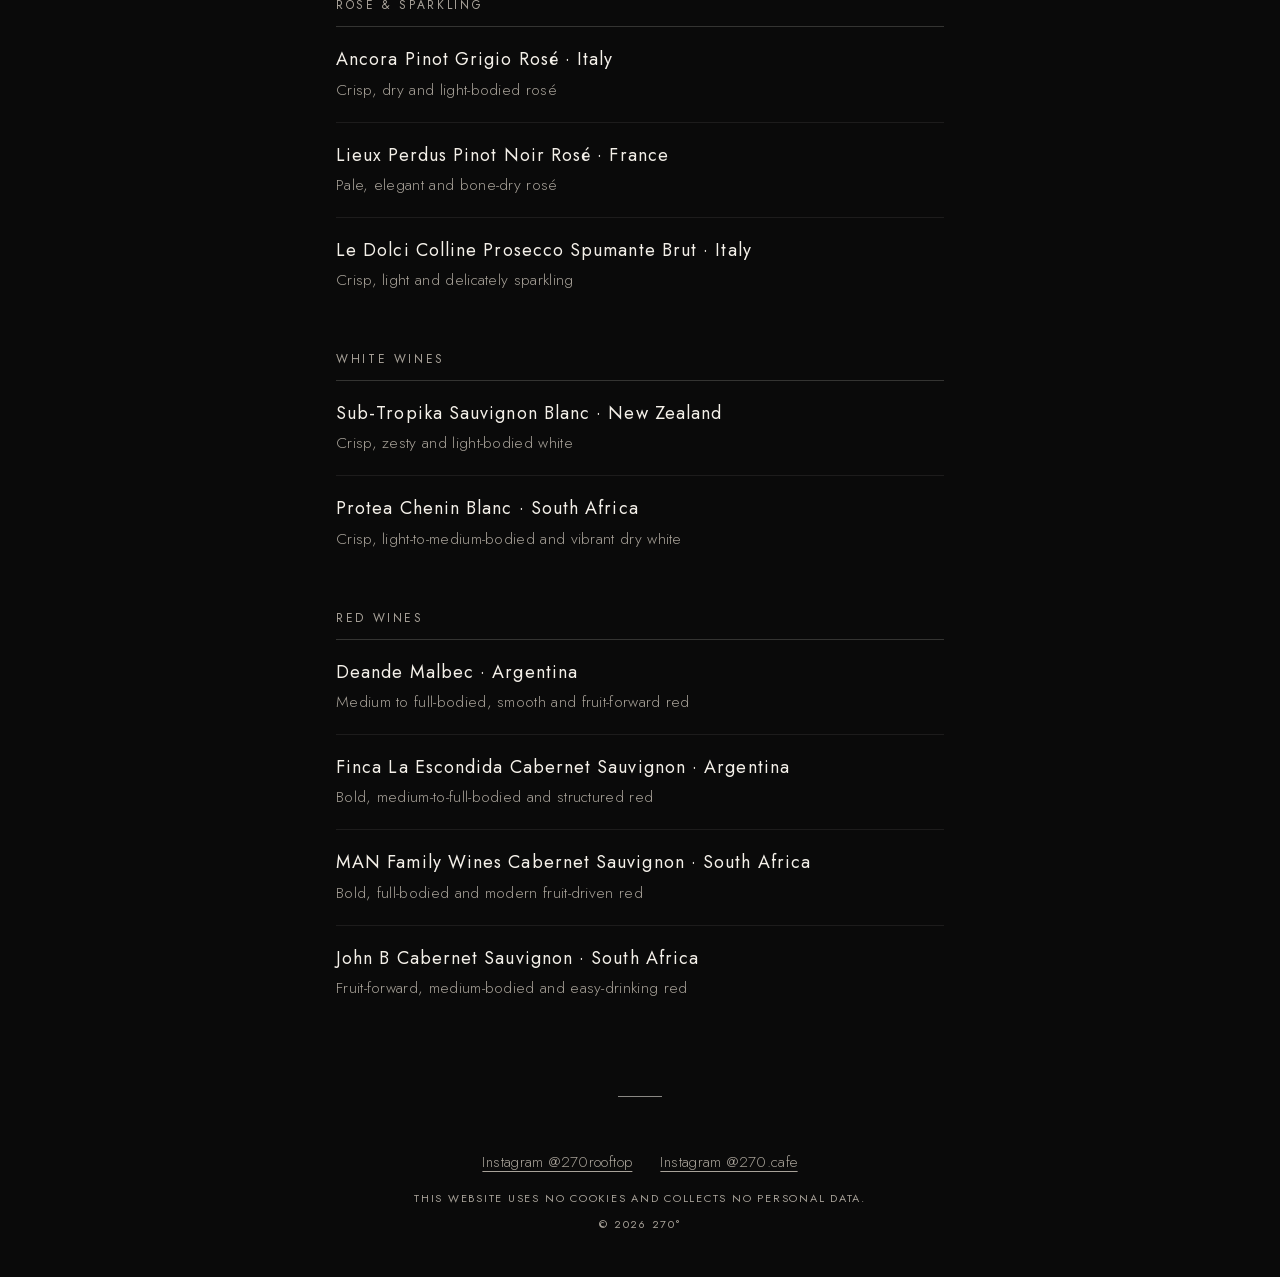
<file: rooftop/index.html>
<!DOCTYPE html>
<html lang="en" data-root="../" data-venue="rooftop">
<head>
<meta charset="utf-8">
<meta name="viewport" content="width=device-width, initial-scale=1">
<title>Rooftop menu · 270°</title>
<meta name="description" content="The 270° Rooftop menu: plates to share, flame-grilled mains, signature cocktails and wines.">
<meta name="theme-color" content="#0a0a0a">
<link rel="icon" href="../assets/icon.png" type="image/png">
<link rel="apple-touch-icon" href="../assets/icon.png">
<link rel="stylesheet" href="../assets/style.css?v=222834">
</head>
<body>

<header data-header></header>

<main>
  <div class="menu-head">
    <p class="eyebrow">Menu</p>
    <h1 class="logo-h"><img src="../assets/logo-rooftop.png?v=222834" alt="270° Rooftop" width="950" height="776"></h1>
    <div class="venue-line" data-venue-info="rooftop" data-compact></div>
  </div>
  <div id="menu"></div>
  <noscript><p class="menu-intro">Please switch on JavaScript to see the menu.</p></noscript>
</main>

<footer data-footer></footer>

<script src="../assets/site.js?v=222834"></script>
<script src="../data/rooftop.js?v=222834"></script>
<script src="../assets/menu.js?v=222834"></script>
</body>
</html>
</file>
<file: assets/style.css>
@font-face { font-family: "Cormorant"; src: url("fonts/cormorant.woff2") format("woff2"); font-weight: 400 500; font-style: normal; font-display: swap; }
@font-face { font-family: "Cormorant"; src: url("fonts/cormorant-italic.woff2") format("woff2"); font-weight: 400; font-style: italic; font-display: swap; }
@font-face { font-family: "Jost"; src: url("fonts/jost.woff2") format("woff2"); font-weight: 300 500; font-style: normal; font-display: swap; }

:root {
  --bg: #0a0a0a;
  --panel: #131312;
  --fg: #f4f0e9;
  --muted: #a8a299;
  --line: rgba(244, 240, 233, 0.18);
  --serif: "Cormorant", "Cormorant Garamond", Georgia, "Times New Roman", serif;
  /* Century Gothic is the 270° Rooftop house font. It shows where it is installed (most Windows PCs);
     everywhere else Jost stands in until a web licence and font file for Century Gothic are added. */
  --sans: "Century Gothic", "CenturyGothic", "Jost", "Avenir Next", "Helvetica Neue", Arial, sans-serif;
  --gutter: clamp(20px, 5vw, 56px);
  --measure: 720px;
}

* { box-sizing: border-box; margin: 0; padding: 0; }
html { scroll-behavior: smooth; -webkit-text-size-adjust: 100%; }
body {
  background: var(--bg); color: var(--fg);
  font-family: var(--serif); font-size: 19px; line-height: 1.5;
  min-height: 100vh; display: flex; flex-direction: column;
  -webkit-font-smoothing: antialiased;
}
body.locked { overflow: hidden; }
a { color: inherit; text-underline-offset: 4px; text-decoration-thickness: 1px; }
a:focus-visible, button:focus-visible { outline: 1px solid var(--fg); outline-offset: 4px; }
main { flex: 1; }

/* Small caps labels */
.eyebrow, .tabs a, nav a, .btn, h3, .fine, .price-note {
  font-family: var(--sans); text-transform: uppercase; letter-spacing: 0.22em; font-weight: 400;
}

/* Header */
[data-header] {
  display: flex; align-items: center; justify-content: space-between; gap: 16px;
  padding: 18px var(--gutter); border-bottom: 1px solid var(--line);
}
.wordmark { font-family: var(--sans); font-weight: 300; font-size: 30px; letter-spacing: 0.02em; text-decoration: none; line-height: 1; }
[data-header] nav { display: flex; align-items: center; gap: clamp(14px, 4vw, 32px); }
[data-header] nav a { font-size: 12px; text-decoration: none; padding: 8px 0; }
[data-header] nav a:hover { text-decoration: underline; }
[data-header] nav a.nav-cta { border: 1px solid var(--fg); padding: 8px 14px; }
[data-header] nav a.nav-cta:hover { background: var(--fg); color: var(--bg); text-decoration: none; }

/* Hero */
.hero { text-align: center; padding: clamp(64px, 14vh, 150px) var(--gutter) clamp(56px, 10vh, 110px); }
.hero .mark { font-family: var(--sans); font-weight: 300; font-size: clamp(96px, 26vw, 220px); line-height: 0.95; letter-spacing: -0.01em; }
.hero .rule { display: flex; align-items: center; justify-content: center; gap: 18px; margin-top: 18px; font-family: var(--sans); font-size: clamp(12px, 3.2vw, 15px); letter-spacing: 0.5em; text-transform: uppercase; }
.hero .rule::before, .hero .rule::after { content: ""; width: clamp(28px, 8vw, 64px); height: 1px; background: var(--fg); }
.hero .rule span { padding-left: 0.5em; }
.hero p.lead { font-style: italic; font-size: clamp(22px, 5vw, 28px); margin: 40px auto 0; max-width: 22em; }
.actions { display: flex; flex-wrap: wrap; justify-content: center; gap: 14px; margin-top: 40px; }

.btn {
  display: inline-block; font-size: 12px; text-decoration: none; cursor: pointer;
  border: 1px solid var(--fg); background: transparent; color: var(--fg);
  padding: 15px 26px; min-width: 190px; text-align: center;
}
.btn:hover { background: var(--fg); color: var(--bg); }

/* Blocks */
.block { padding: clamp(48px, 9vh, 96px) var(--gutter); border-top: 1px solid var(--line); }
.block > * { max-width: var(--measure); margin-left: auto; margin-right: auto; }
.block.center { text-align: center; }
.eyebrow { font-size: 12px; color: var(--muted); margin-bottom: 18px; }
h1, h2 { font-weight: 400; line-height: 1.15; }
h2 { font-size: clamp(30px, 7vw, 42px); margin-bottom: 20px; }
.block p + p { margin-top: 16px; }
.signoff { font-style: italic; color: var(--muted); }

/* Two places */
.places { display: grid; gap: 1px; background: var(--line); border-top: 1px solid var(--line); }
@media (min-width: 760px) { .places { grid-template-columns: 1fr 1fr; } }
.place { background: var(--bg); padding: clamp(40px, 8vh, 80px) var(--gutter); text-align: center; text-decoration: none; display: block; }
.place:hover { background: var(--panel); }
.place h2 { margin-bottom: 10px; }
.place p { color: var(--muted); max-width: 26em; margin: 0 auto 26px; }
.place .more { font-family: var(--sans); font-size: 12px; letter-spacing: 0.22em; text-transform: uppercase; border-bottom: 1px solid var(--fg); padding-bottom: 6px; }

/* Visit */
.venues { display: grid; gap: 56px; max-width: 900px !important; }
@media (min-width: 760px) { .venues { grid-template-columns: 1fr 1fr; gap: 40px; } }
.venue h2 { font-size: clamp(28px, 6vw, 34px); margin-bottom: 16px; }
.fact { white-space: pre-line; }
.fact + .fact { margin-top: 10px !important; }
.fact.hours { color: var(--muted); }
.venue { display: flex; flex-direction: column; }
.venue .actions { flex-direction: column; align-items: center; justify-content: flex-end; flex: 1; margin-top: 0; padding-top: 26px; }
.venue .btn { width: 270px; max-width: 100%; }
.btn.solid { background: var(--fg); color: var(--bg); }
.btn.solid:hover { background: transparent; color: var(--fg); }
.venue-line { margin-top: 26px; font-size: 17px; color: var(--muted); }
.venue-line .fact + .fact { margin-top: 2px !important; }
.venue-line .actions { margin-top: 22px; }
.venue-line .btn { min-width: 0; padding: 12px 20px; }
.call-label { margin: 22px 0 8px !important; }
.call { margin-top: 4px !important; }
.call span { color: var(--muted); }
.foot-links { display: flex; flex-wrap: wrap; justify-content: center; gap: 8px 28px; margin-bottom: 16px; }

.facts { display: grid; gap: 34px; margin-top: 34px; }
@media (min-width: 760px) { .facts { grid-template-columns: repeat(auto-fit, minmax(200px, 1fr)); } }
.facts h3 { font-size: 12px; color: var(--muted); margin-bottom: 10px; }
.facts p { margin: 0; }
.social { display: flex; flex-wrap: wrap; justify-content: center; gap: 14px; margin-top: 28px; }

/* Menu page */
.menu-head { text-align: center; padding: clamp(40px, 8vh, 80px) var(--gutter) clamp(24px, 4vh, 40px); }
.menu-head .eyebrow { margin-bottom: 12px; }
.menu-head h1 { font-size: clamp(40px, 10vw, 64px); }
.menu-head .switch { margin-top: 18px; font-family: var(--sans); font-size: 12px; letter-spacing: 0.22em; text-transform: uppercase; color: var(--muted); }

.tabs {
  position: sticky; top: 0; z-index: 5; background: var(--bg);
  display: flex; gap: 26px; overflow-x: auto; white-space: nowrap; scrollbar-width: none;
  padding: 0 var(--gutter); border-top: 1px solid var(--line); border-bottom: 1px solid var(--line);
}
.tabs::-webkit-scrollbar { display: none; }
@media (min-width: 760px) { .tabs { justify-content: center; } }
.tabs a { font-size: 12px; text-decoration: none; color: var(--muted); padding: 17px 0 15px; border-bottom: 1px solid transparent; flex: none; }
.tabs a.on, .tabs a:hover { color: var(--fg); border-bottom-color: var(--fg); }

.menu-intro { max-width: 34em; margin: 40px auto 0; padding: 0 var(--gutter); text-align: center; font-style: italic; color: var(--muted); }
.sections { max-width: var(--measure); margin: 0 auto; padding: 0 var(--gutter) 40px; }
.menu-section { padding-top: 56px; scroll-margin-top: 44px; }
.menu-section h2 { text-align: center; font-family: var(--sans); font-weight: 400; font-size: clamp(20px, 5vw, 24px); letter-spacing: 0.32em; text-transform: uppercase; padding-bottom: 18px; margin-bottom: 0; border-bottom: 1px solid var(--line); }
.menu-section .subtitle { text-align: center; font-style: italic; color: var(--muted); margin-top: 14px; }
.menu-section h3 { font-size: 12px; color: var(--muted); margin: 38px 0 0; padding-bottom: 12px; border-bottom: 1px solid var(--line); }
.menu-section h3 + .subtitle { text-align: left; }

.items { list-style: none; }
.item { padding: 20px 0; border-bottom: 1px solid rgba(244, 240, 233, 0.08); }
.item:last-child { border-bottom: 0; }
.item-head { display: flex; align-items: baseline; justify-content: space-between; gap: 18px; }
.item h4 { font-weight: 500; font-size: 22px; line-height: 1.25; }
.price { font-family: var(--sans); font-weight: 400; font-size: 16px; letter-spacing: 0.04em; white-space: nowrap; font-variant-numeric: tabular-nums; }
.desc { color: var(--muted); font-style: italic; margin-top: 4px; max-width: 34em; }
.option { display: flex; justify-content: space-between; gap: 18px; margin-top: 8px; padding-left: 16px; border-left: 1px solid var(--line); color: var(--muted); }
.item-note { font-family: var(--sans); font-size: 14px; letter-spacing: 0.04em; color: var(--muted); margin-top: 8px; }
.menu-notes { text-align: center; color: var(--muted); font-family: var(--sans); font-size: 13px; letter-spacing: 0.08em; padding: 8px var(--gutter) 64px; }
.menu-notes p + p { margin-top: 6px; }

/* Footer */
[data-footer] { border-top: 1px solid var(--line); padding: 36px var(--gutter) 44px; text-align: center; color: var(--muted); font-size: 17px; }
[data-footer] p + p { margin-top: 10px; }
.fine { font-size: 11px; letter-spacing: 0.16em; }

/* Note for guests in the building */
.notice { position: fixed; inset: 0; z-index: 20; background: rgba(0, 0, 0, 0.78); display: flex; align-items: center; justify-content: center; padding: 20px; }
.notice-card { background: var(--bg); border: 1px solid var(--fg); max-width: 460px; width: 100%; padding: clamp(28px, 7vw, 44px); text-align: center; max-height: 100%; overflow-y: auto; }
.notice-card h2 { font-size: clamp(26px, 6.5vw, 32px); margin-bottom: 16px; }
.notice-card p + p { margin-top: 14px; }
.notice-card .btn { margin-top: 28px; }

[hidden] { display: none !important; }
@media (prefers-reduced-motion: reduce) { html { scroll-behavior: auto; } }

/* Home hero: the 270° arc and the Nairobi sky */
.hero { position: relative; overflow: hidden; isolation: isolate; }
.hero[data-mood="dawn"]   { --glow-a: rgba(244, 170, 120, 0.34); --glow-b: rgba(190, 110, 130, 0.16); --sun: #ffd9b0; }
.hero[data-mood="day"]    { --glow-a: rgba(236, 214, 170, 0.16); --glow-b: rgba(150, 170, 190, 0.08); --sun: #fff3d6; }
.hero[data-mood="sunset"] { --glow-a: rgba(240, 130, 60, 0.46);  --glow-b: rgba(170, 60, 90, 0.24);   --sun: #ffb070; }
.hero[data-mood="night"]  { --glow-a: rgba(120, 118, 114, 0.20); --glow-b: rgba(70, 68, 66, 0.14);    --sun: #cfcac2; }
.sky {
  position: absolute; inset: 0; z-index: -1; opacity: 0; transition: opacity 2.6s ease;
  background:
    radial-gradient(90% 55% at 50% 108%, var(--glow-a, transparent), transparent 70%),
    radial-gradient(140% 80% at 50% 120%, var(--glow-b, transparent), transparent 75%);
}
.hero.lit .sky { opacity: 1; animation: breathe 9s ease-in-out 2.6s infinite alternate; }
@keyframes breathe { from { opacity: 1; } to { opacity: 0.72; } }

.dial { position: relative; width: min(80vw, 430px); aspect-ratio: 1; margin: 0 auto; display: grid; place-items: center; }
.dial svg { position: absolute; inset: 0; width: 100%; height: 100%; overflow: visible; }
.arc {
  fill: none; stroke: var(--fg); stroke-width: 1.1;
  transform-origin: 200px 200px; transform: rotate(135deg);
  stroke-dasharray: 0 360; transition: stroke-dasharray 2.4s cubic-bezier(.65, 0, .2, 1);
}
.hero.lit .arc { stroke-dasharray: 270 360; }
.sun { transform-origin: 200px 200px; transform: rotate(135deg); transition: transform 2.8s cubic-bezier(.65, 0, .2, 1), opacity 1s ease; opacity: 0; fill: var(--sun, var(--fg)); }
.hero.lit .sun { opacity: 1; }
.sun .halo { opacity: 0.22; filter: blur(5px); }
.hero .dial .mark { font-size: clamp(76px, 25vw, 136px); line-height: 1; padding-left: 0.08em; opacity: 0; transform: translateY(10px); transition: opacity 1.4s ease .5s, transform 1.4s ease .5s; }
.hero.lit .dial .mark { opacity: 1; transform: none; }
.hero .dial .rule { position: absolute; left: 0; right: 0; bottom: 5%; margin: 0; gap: 0; font-size: clamp(10px, 2.9vw, 13px); opacity: 0; transition: opacity 1.4s ease 1.5s; }
.hero .dial .rule::before, .hero .dial .rule::after { display: none; }
.hero.lit .dial .rule { opacity: 1; }
.hero p.lead, .hero .actions, .now { opacity: 0; transition: opacity 1.4s ease 1.9s; }
.hero.lit p.lead, .hero.lit .actions { opacity: 1; }
.hero.lit .now { opacity: 1; }
.now { margin-top: 44px; font-family: var(--sans); font-size: 11px; letter-spacing: 0.3em; text-transform: uppercase; color: var(--muted); }

.reveal { opacity: 0; transform: translateY(18px); transition: opacity 1s ease, transform 1s ease; }
.reveal.in { opacity: 1; transform: none; }
@media (prefers-reduced-motion: reduce) {
  .arc, .sun, .sky, .hero .dial .mark, .hero .dial .rule, .hero p.lead, .hero .actions, .now { transition: none; animation: none !important; }
}

/* Real logos */
.wordmark { display: block; }
.wordmark img { display: block; height: 30px; width: auto; }
.hero .dial .mark { font-size: 0; padding: 0; width: 56%; margin-top: -4%; }
.hero .dial .mark img { display: block; width: 100%; height: auto; }
.logo-h { margin: 0 auto 22px !important; line-height: 0; }
.logo-h img { height: auto; }
.place .logo-h img { width: clamp(120px, 34vw, 150px); }
.place .logo-h img[src*="cafe"] { width: clamp(100px, 28vw, 124px); }
.menu-head .logo-h img { width: clamp(140px, 40vw, 180px); }
.menu-head .logo-h img[src*="cafe"] { width: clamp(116px, 33vw, 148px); }

/* Hero line in the house sans (Century Gothic, Jost as stand-in) */
.hero p.lead { font-family: var(--sans); font-style: normal; font-weight: 300; font-size: clamp(16px, 4.2vw, 21px); letter-spacing: 0.04em; line-height: 1.6; max-width: 30em; }

/* No italic script anywhere: these lines use the house sans, upright and light */
.signoff, .menu-intro, .menu-section .subtitle, .desc {
  font-family: var(--sans); font-style: normal; font-weight: 300; letter-spacing: 0.02em;
}
.desc { font-size: 15.5px; line-height: 1.55; margin-top: 6px; }
.menu-intro { font-size: 16px; line-height: 1.7; }
.menu-section .subtitle, .signoff { font-size: 15px; }

/* Very narrow phones */
@media (max-width: 359px) {
  [data-header] nav { gap: 12px; }
  [data-header] nav a { font-size: 11px; letter-spacing: 0.14em; }
  [data-header] nav a.nav-cta { padding: 7px 10px; }
}

/* Side note under the venue details on the menu pages */
.side-note { font-family: var(--sans); font-weight: 300; font-size: 14px; letter-spacing: 0.03em; line-height: 1.6; color: var(--muted); max-width: 30em; margin: 22px auto 0; padding-top: 18px; border-top: 1px solid var(--line); }

/* Story text on the home page in the house sans */
.story p:not(.eyebrow) { font-family: var(--sans); font-weight: 300; font-size: 17px; line-height: 1.75; letter-spacing: 0.02em; }
.story p.signoff { font-size: 15px; }

/* Café: the hand-drawn font from the café logo and printed menu (Amatic SC) */
@font-face { font-family: "Amatic SC"; src: url("fonts/amatic.woff2") format("woff2"); font-weight: 400; font-style: normal; font-display: swap; }
@font-face { font-family: "Amatic SC"; src: url("fonts/amatic-bold.woff2") format("woff2"); font-weight: 700; font-style: normal; font-display: swap; }
html[data-venue="cafe"] { --hand: "Amatic SC", "Jost", sans-serif; }
html[data-venue="cafe"] .eyebrow,
html[data-venue="cafe"] [data-header] nav a,
html[data-venue="cafe"] .btn,
html[data-venue="cafe"] .tabs a,
html[data-venue="cafe"] .menu-section h2,
html[data-venue="cafe"] .item h4,
html[data-venue="cafe"] .price { font-family: var(--hand); font-weight: 700; }
html[data-venue="cafe"] .eyebrow { font-size: 21px; letter-spacing: 0.18em; }
html[data-venue="cafe"] [data-header] nav a { font-size: 21px; letter-spacing: 0.12em; padding: 4px 0; }
html[data-venue="cafe"] [data-header] nav a.nav-cta { padding: 3px 14px; }
html[data-venue="cafe"] .btn { font-size: 21px; letter-spacing: 0.12em; padding: 9px 20px; }
html[data-venue="cafe"] .tabs a { font-size: 22px; letter-spacing: 0.1em; padding: 10px 0 9px; }
html[data-venue="cafe"] .menu-section h2 { font-size: clamp(38px, 10vw, 46px); letter-spacing: 0.12em; line-height: 1.1; padding-bottom: 12px; }
html[data-venue="cafe"] .item h4 { font-size: 30px; letter-spacing: 0.05em; line-height: 1.15; }
html[data-venue="cafe"] .price { font-size: 28px; letter-spacing: 0.04em; }
@media (max-width: 359px) {
  html[data-venue="cafe"] [data-header] nav a { font-size: 19px; letter-spacing: 0.08em; }
}

/* Logos as titles in the Visit section */
.venue .logo-h { min-height: 124px; display: flex; align-items: flex-end; justify-content: center; margin-bottom: 26px !important; }
.venue .logo-h img { width: 140px; }
.venue .logo-h img[src*="cafe"] { width: 116px; }
.venue .logo-h { min-height: 86px; margin-bottom: 22px !important; }
.venue .logo-h img { width: 96px; }
.venue .logo-h img[src*="cafe"] { width: 80px; }

/* Header on phones: logo on top, links in a row below */
@media (max-width: 519px) {
  [data-header] { flex-wrap: wrap; justify-content: center; row-gap: 12px; padding-top: 16px; padding-bottom: 12px; }
  [data-header] nav { width: 100%; justify-content: space-between; gap: 8px; }
}

/* Events page */
.events-head h1, .sans-h { font-family: var(--sans); font-weight: 300; font-size: clamp(26px, 6.4vw, 40px); letter-spacing: 0.04em; line-height: 1.25; }
.events-lead { font-family: var(--sans); font-weight: 300; font-size: 17px; line-height: 1.7; letter-spacing: 0.02em; color: var(--muted); max-width: 32em; margin: 18px auto 0; }
.events-head .btn { margin-top: 30px; }
.events-head { padding-bottom: clamp(48px, 9vh, 88px); }
.center-text { text-align: center; }
.points { display: grid; gap: 40px; max-width: 980px !important; }
@media (min-width: 760px) { .points { grid-template-columns: repeat(3, 1fr); gap: 48px; } }
.points h3 { font-size: 12px; color: var(--fg); margin-bottom: 14px; padding-bottom: 14px; border-bottom: 1px solid var(--line); }
.points p { font-family: var(--sans); font-weight: 300; font-size: 16px; line-height: 1.7; letter-spacing: 0.02em; color: var(--muted); }
#inquire h2 { font-family: var(--sans); font-weight: 300; font-size: clamp(24px, 6vw, 32px); letter-spacing: 0.04em; }

.form { display: grid; gap: 22px 28px; margin-top: 40px; }
@media (min-width: 640px) { .form { grid-template-columns: 1fr 1fr; } .form .wide { grid-column: 1 / -1; } }
.field label { display: block; font-family: var(--sans); font-size: 11px; letter-spacing: 0.22em; text-transform: uppercase; color: var(--muted); margin-bottom: 8px; }
.field input, .field select, .field textarea {
  width: 100%; font: 300 17px/1.4 var(--sans); letter-spacing: 0.02em; color: var(--fg);
  background: transparent; border: 1px solid var(--line); border-radius: 0; padding: 13px 14px;
  -webkit-appearance: none; appearance: none; color-scheme: dark;
}
.field select { background-image: linear-gradient(45deg, transparent 50%, var(--fg) 50%), linear-gradient(135deg, var(--fg) 50%, transparent 50%); background-position: calc(100% - 20px) 55%, calc(100% - 14px) 55%; background-size: 6px 6px; background-repeat: no-repeat; padding-right: 40px; }
.field select option { background: var(--bg); color: var(--fg); }
.field textarea { resize: vertical; min-height: 130px; }
.field input::placeholder { color: rgba(244, 240, 233, 0.32); }
.field input:focus, .field select:focus, .field textarea:focus { outline: none; border-color: var(--fg); }
.field .bad { border-color: #e0a08a; }
.form-actions { display: flex; flex-wrap: wrap; gap: 14px; margin-top: 6px; }
.form-error { font-family: var(--sans); font-size: 15px; color: #e8b3a0; }
.form-hint { font-family: var(--sans); font-weight: 300; font-size: 13.5px; letter-spacing: 0.03em; color: var(--muted); }

/* Header fixed at the top of every page */
[data-header] { position: sticky; top: 0; z-index: 10; background: rgba(10, 10, 10, 0.94); -webkit-backdrop-filter: blur(10px); backdrop-filter: blur(10px); }
.tabs { top: var(--header-h, 73px); }
.menu-section { scroll-margin-top: calc(var(--header-h, 73px) + 52px); }
#inquire, #visit { scroll-margin-top: var(--header-h, 73px); }
@media (max-width: 519px) {
  [data-header] { row-gap: 6px; padding-top: 10px; padding-bottom: 8px; }
  [data-header] .wordmark img { height: 24px; }
  [data-header] nav a { padding: 6px 0; }
  [data-header] nav a.nav-cta { padding: 6px 12px; }
}

/* Venue cards: logos share a baseline and the "See the menu" links sit on one line */
.place { display: flex; flex-direction: column; align-items: center; }
.place .logo-h { min-height: 136px; display: flex; align-items: flex-end; justify-content: center; }
.place p:not(.eyebrow) { margin-bottom: 26px; }
.place .more { margin-top: auto; }

/* "270°" inside a headline, drawn as the logo */
.inline-mark { display: inline-block; height: 1.12em; width: auto; vertical-align: -0.06em; margin-left: 0.12em; }

/* No line under the navigation: the header simply floats over the page */
[data-header] { border-bottom: 0; background: rgba(10, 10, 10, 0.88); }
.tabs { border-top: 0; }

/* Rooftop menu: everything in the house sans (Century Gothic, Jost as stand-in) */
html[data-venue="rooftop"] body { font-family: var(--sans); font-weight: 300; letter-spacing: 0.02em; }
html[data-venue="rooftop"] .item h4 { font-family: var(--sans); font-weight: 400; font-size: 18px; letter-spacing: 0.06em; line-height: 1.35; }
html[data-venue="rooftop"] .venue-line { font-size: 15px; line-height: 1.6; }
html[data-venue="rooftop"] .option { font-size: 15.5px; }
html[data-venue="rooftop"] [data-footer] { font-size: 15px; }

/* Menu as tabs: one section shown at a time */
.menu-section { padding-top: 44px; animation: tab-in .45s ease; }
@keyframes tab-in { from { opacity: 0; transform: translateY(8px); } to { opacity: 1; transform: none; } }
.sections { min-height: 46vh; }
.tabs a { cursor: pointer; }
@media (prefers-reduced-motion: reduce) { .menu-section { animation: none; } }

/* Playing with the circle: the dot follows the pointer quickly, then glides back */
.hero.playing .sun { transition: transform .18s ease-out, opacity 1s ease; }
.hero.playing .sky { animation: none; opacity: 1; }
.sun circle:not(.halo) { r: 5.5px; }
.hero .dial { cursor: default; }

/* Section intro sits inside its tab, above the section title */
.menu-section > .menu-intro { margin: 0 auto 34px; padding: 0; }

/* Time in Nairobi sits right under the circle, above the hero line */
.now { margin-top: 30px; font-size: 12px; color: var(--fg); opacity: 0; }
.hero.lit .now { opacity: 0.8; }
.hero p.lead { margin-top: 16px; }

/* A little more light: a taller horizon glow and a soft aura that travels with the sun */
.sky {
  background:
    radial-gradient(95% 70% at 50% 110%, var(--glow-a, transparent), transparent 72%),
    radial-gradient(150% 100% at 50% 125%, var(--glow-b, transparent), transparent 78%);
}
.sun .aura { opacity: 0.20; filter: blur(34px); }
.sun .halo { opacity: 0.34; }
@keyframes breathe { from { opacity: 1; } to { opacity: 0.8; } }

/* Light as before (same size and place), only with a gentler edge: it thins out in steps instead of ending in a band */
.sky {
  background:
    radial-gradient(95% 70% at 50% 110%,
      color-mix(in srgb, var(--glow-a, transparent) 90%, transparent) 0%,
      color-mix(in srgb, var(--glow-a, transparent) 62%, transparent) 22%,
      color-mix(in srgb, var(--glow-a, transparent) 34%, transparent) 42%,
      color-mix(in srgb, var(--glow-a, transparent) 13%, transparent) 58%,
      transparent 74%),
    radial-gradient(150% 100% at 50% 125%,
      var(--glow-b, transparent) 0%,
      color-mix(in srgb, var(--glow-b, transparent) 45%, transparent) 45%,
      transparent 78%);
  -webkit-mask-image: none; mask-image: none;
}

/* Once loaded, the dot is moved frame by frame from the script, so no CSS easing on top */
.hero.live .sun, .hero.playing .sun { transition: opacity 1s ease; }
.hero.live .sky { animation: none; opacity: 1; }

/* No full-width lines between sections: space separates them, a short centred rule marks each start */
.block, .places, [data-footer] { border-top: 0; }
.places { background: transparent; gap: 0; }
.place { background: transparent; }
.place:hover { background: transparent; }
.place:hover .more { border-bottom-color: transparent; }
.block::before, [data-footer]::before {
  content: ""; display: block; width: 44px; height: 1px; background: var(--fg); opacity: 0.55;
  margin: 0 auto clamp(34px, 6vh, 56px);
}
.events-head + .block::before { display: none; }
.block { padding-top: clamp(36px, 7vh, 72px); padding-bottom: clamp(48px, 9vh, 96px); }

/* Story as a statement: larger type */
.story > * { max-width: 900px; }
.story p:not(.eyebrow) { font-size: clamp(20px, 2.7vw, 30px); line-height: 1.5; letter-spacing: 0.01em; }
.story p + p { margin-top: 1em; }
.story p.signoff { font-size: 15px; letter-spacing: 0.06em; margin-top: 2.2em; }

/* Story: small, fine capitals with air between the letters */
.story > * { max-width: 780px; }
.story p:not(.eyebrow) { font-size: clamp(12.5px, 1.35vw, 15px); font-weight: 300; text-transform: uppercase; letter-spacing: 0.22em; line-height: 2.1; }
.story p + p { margin-top: 1.6em; }
.story p.signoff { font-size: 11px; letter-spacing: 0.26em; margin-top: 2.6em; }

/* Visit: both columns share the same rows, so address, hours, phone and buttons line up */
.venues { row-gap: 0; }
.venue { display: grid; grid-row: span 5; grid-template-rows: subgrid; justify-items: center; align-items: start; }
.venue .actions { align-self: end; flex: none; }
@media (max-width: 759px) { .venue + .venue { margin-top: 64px; } }

/* Each venue in its own font: rooftop in the house sans, café in the hand-drawn café font */
[data-venue-info="rooftop"] .fact, .place[href^="rooftop"] p:not(.eyebrow) {
  font-family: var(--sans); font-weight: 300; font-size: 16px; letter-spacing: 0.04em; line-height: 1.7;
}
[data-venue-info="cafe"] .fact, .place[href^="cafe"] p:not(.eyebrow) {
  font-family: "Amatic SC", var(--sans); font-weight: 700; font-size: 25px; letter-spacing: 0.07em; line-height: 1.3;
}
[data-venue-info="cafe"] .btn, .place[href^="cafe"] .more, .place[href^="cafe"] .eyebrow {
  font-family: "Amatic SC", var(--sans); font-weight: 700; font-size: 21px; letter-spacing: 0.12em;
}
[data-venue-info="cafe"] .btn { padding: 9px 20px; }
.place[href^="cafe"] .eyebrow { font-size: 20px; letter-spacing: 0.16em; }
.venue-line[data-venue-info="cafe"] .fact { font-size: 23px; }
.venue-line[data-venue-info="rooftop"] .fact { font-size: 15px; }
.place .eyebrow { min-height: 28px; display: flex; align-items: center; margin-bottom: 12px; }
.venue .btn { height: 50px; padding-top: 0; padding-bottom: 0; display: inline-flex; align-items: center; justify-content: center; }

/* Events page while the form has no destination: phone numbers instead */
.inquire-call { text-align: center; margin-top: 10px; }
.inquire-call .call { font-family: var(--sans); font-weight: 300; font-size: 18px; letter-spacing: 0.04em; margin-top: 14px !important; }
.inquire-call .events-lead { margin-bottom: 26px; }

/* The time belongs to the logo: close under the circle, with more air before the hero line */
.now { margin-top: 4px; }
.hero p.lead { margin-top: clamp(40px, 7vh, 60px); }
</file>
